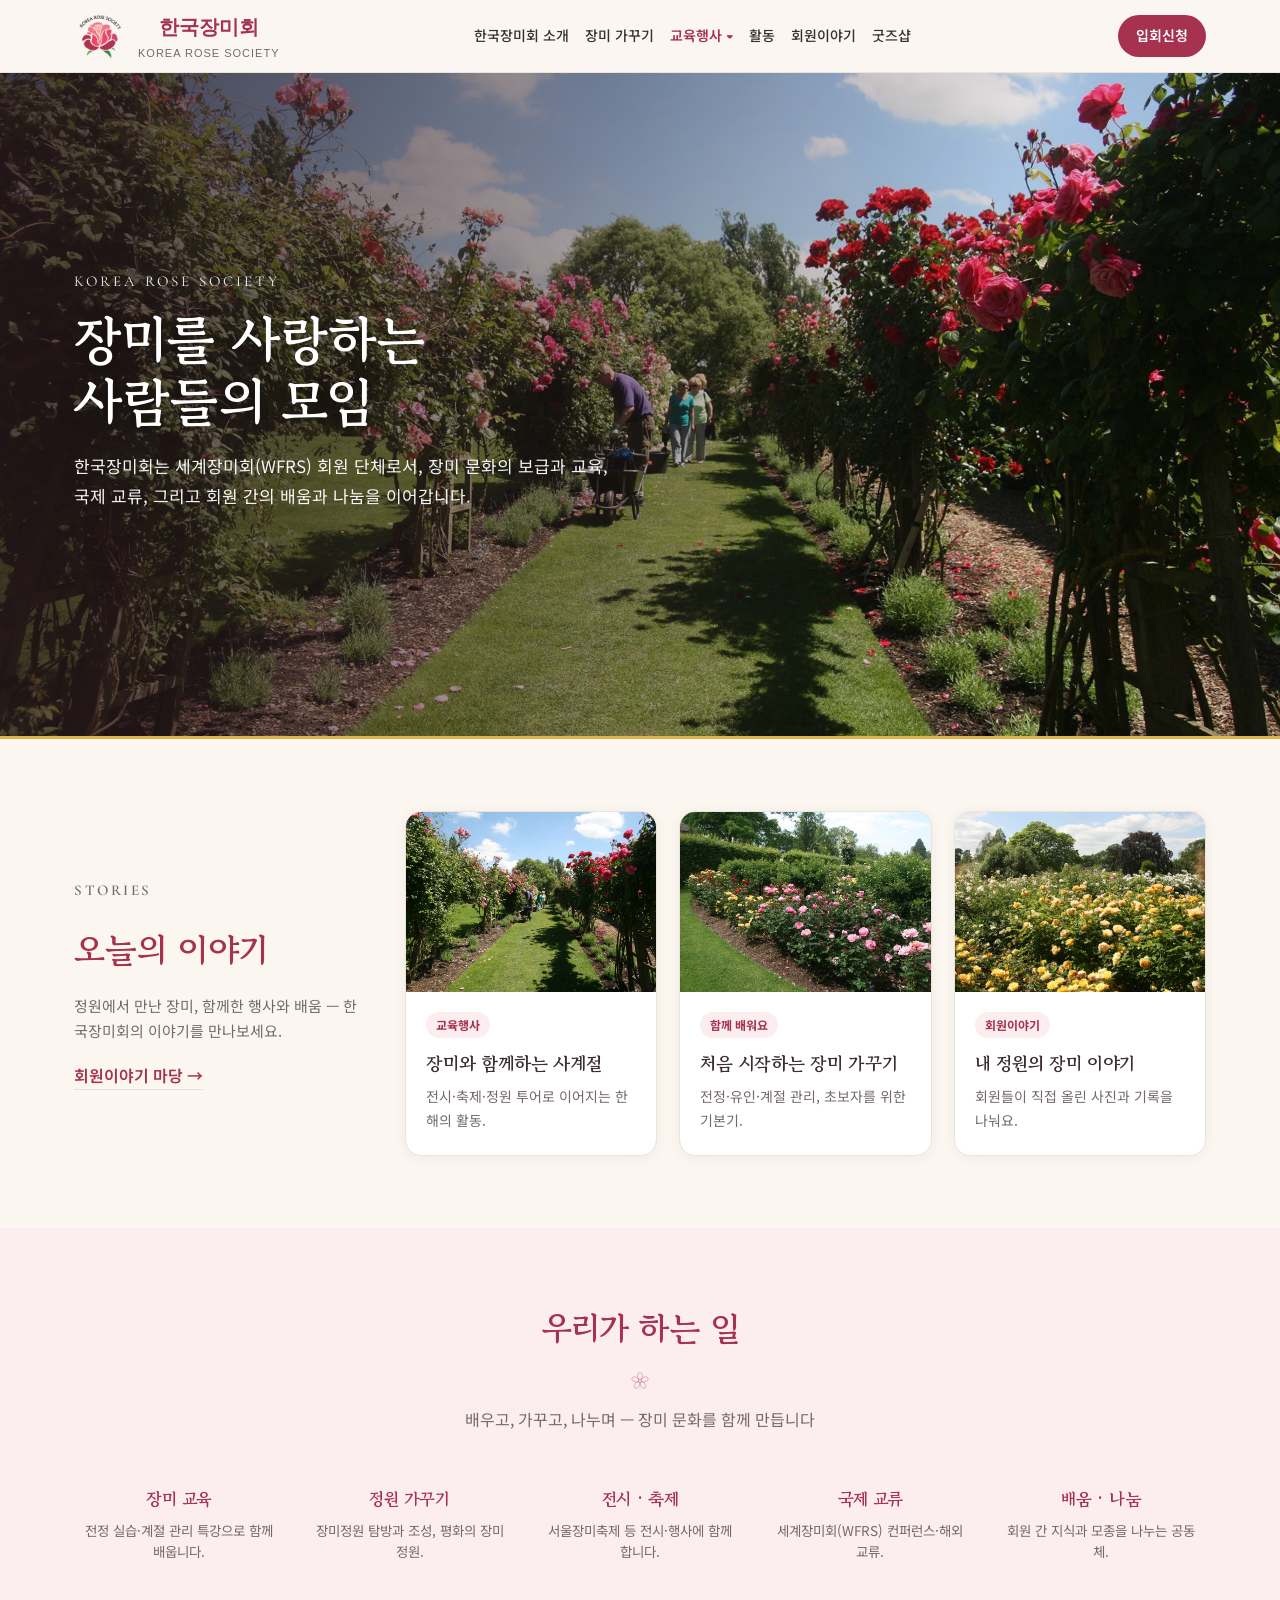
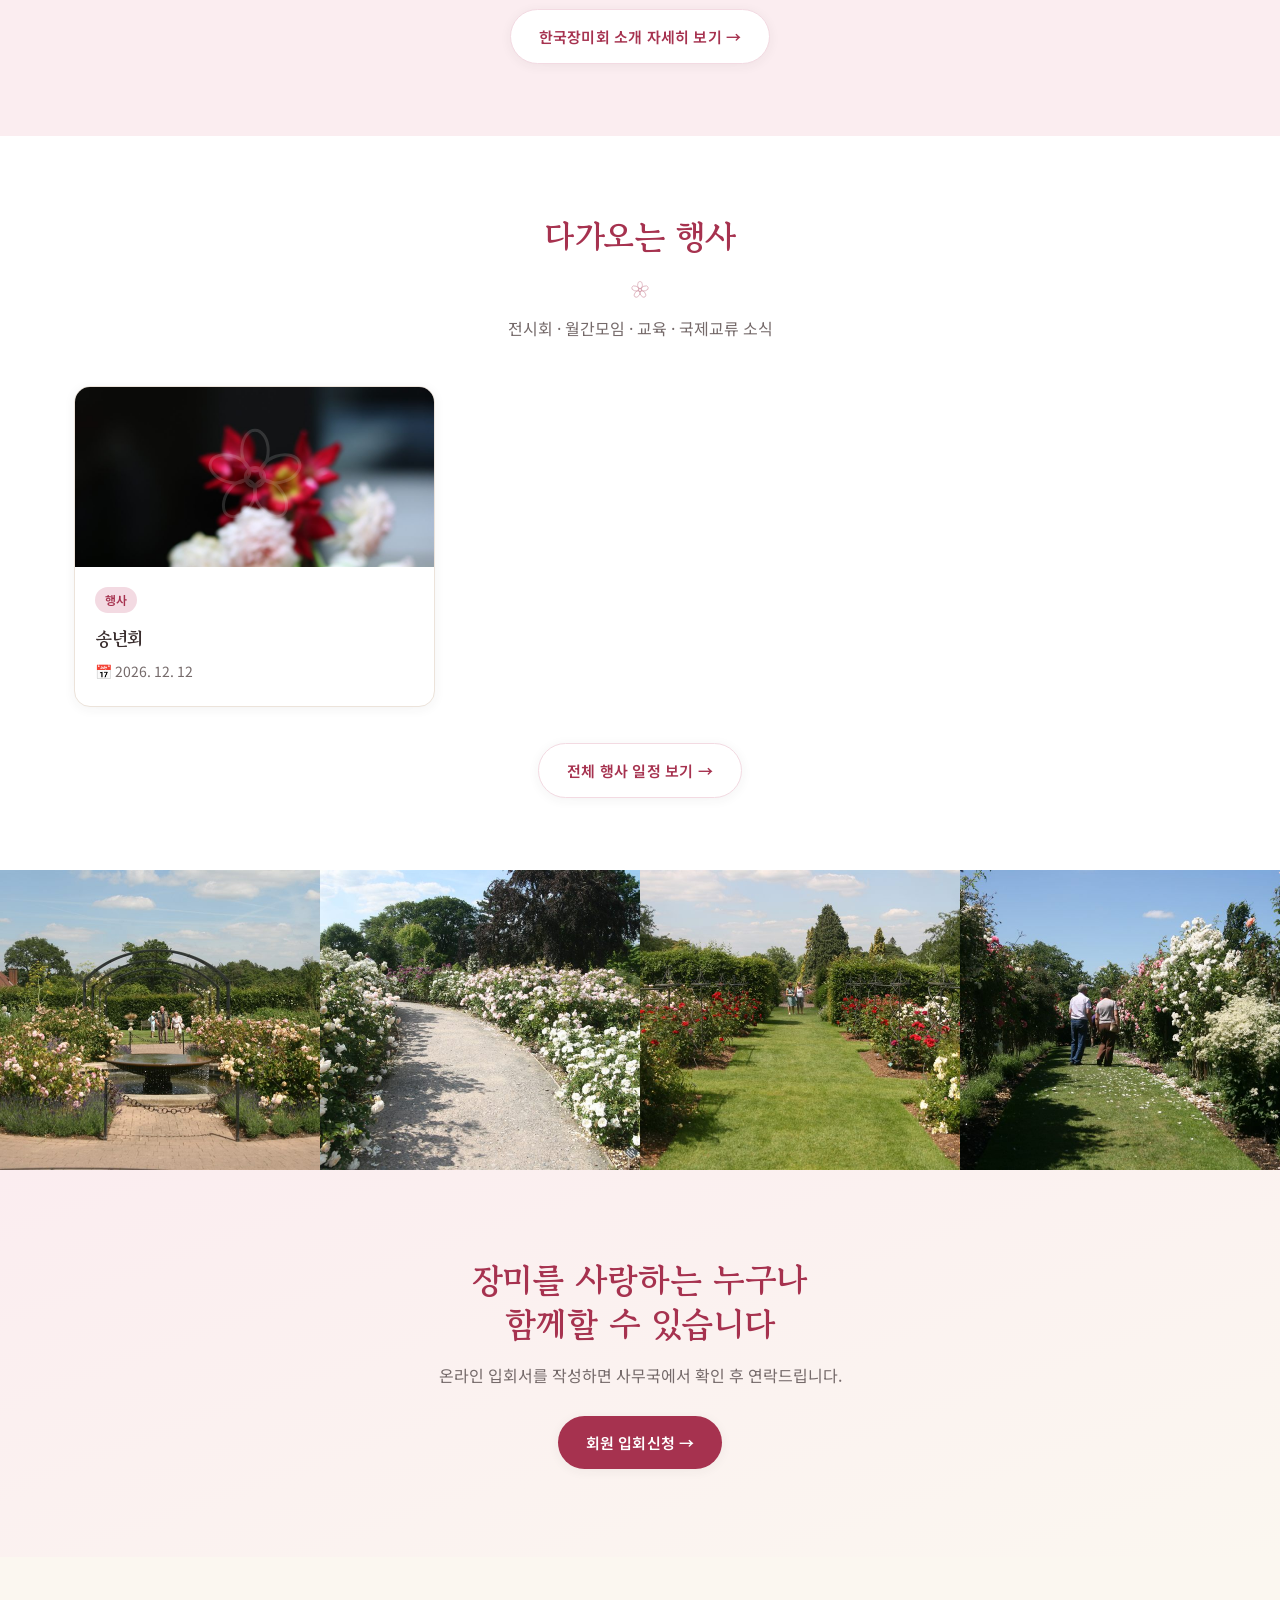
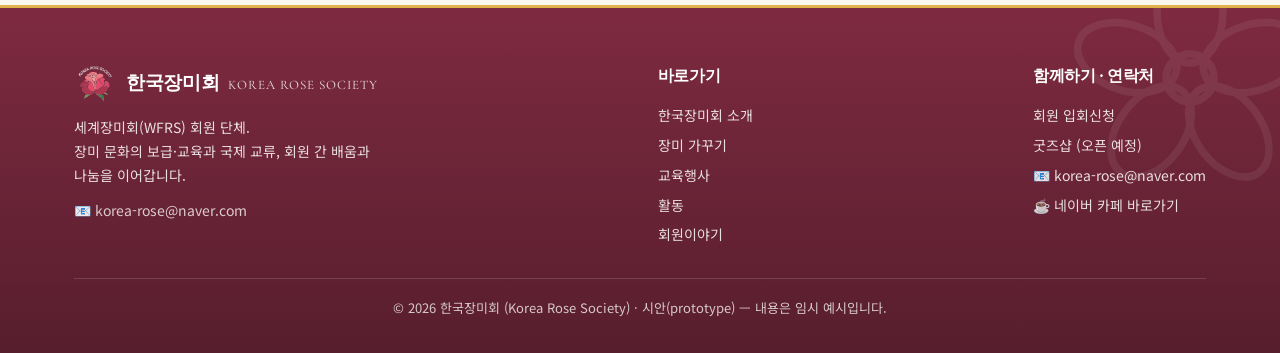
<file: index.html>
<!DOCTYPE html>
<html lang="ko">
<head>
  <meta charset="UTF-8">
  <meta name="viewport" content="width=device-width, initial-scale=1.0">
  <title>한국장미회 | Korea Rose Society</title>
  <meta name="description" content="한국장미회(Korea Rose Society)는 세계장미회(WFRS) 회원 단체로, 장미 문화의 보급·교육, 정원 투어, 국제 교류와 회원 간 나눔을 이어갑니다.">
  <link rel="stylesheet" href="css/style.css">
</head>
<body>

  <div id="site-header"></div>

  <main>
  <!-- ===== 풀 너비 히어로 ===== -->
  <section class="hero-full">
    <div class="hero-overlay"></div>
    <div class="container hero-content">
      <p class="hero-eyebrow">KOREA ROSE SOCIETY</p>
      <h1 class="hero-title">장미를 사랑하는<br>사람들의 모임</h1>
      <p class="hero-lead">한국장미회는 세계장미회(WFRS) 회원 단체로서, 장미 문화의 보급과 교육,
         국제 교류, 그리고 회원 간의 배움과 나눔을 이어갑니다.</p>
    </div>
  </section>

  <!-- ===== 오늘의 이야기 (좌 라벨 + 사진 카드 3장) ===== -->
  <section class="section story-band">
    <div class="container story-grid">
      <div class="story-intro">
        <p class="kicker">STORIES</p>
        <h2>오늘의 이야기</h2>
        <p>정원에서 만난 장미, 함께한 행사와 배움 — 한국장미회의 이야기를 만나보세요.</p>
        <a href="stories.html" class="text-link">회원이야기 마당 →</a>
      </div>
      <div class="story-cards">
        <a class="photo-card" href="events.html">
          <div class="photo-card-img" style="background-image:url('images/garden/feature-1.jpg')"></div>
          <div class="photo-card-body">
            <span class="tag">교육행사</span>
            <h3>장미와 함께하는 사계절</h3>
            <p>전시·축제·정원 투어로 이어지는 한 해의 활동.</p>
          </div>
        </a>
        <a class="photo-card" href="guide.html">
          <div class="photo-card-img" style="background-image:url('images/garden/feature-2.jpg')"></div>
          <div class="photo-card-body">
            <span class="tag">함께 배워요</span>
            <h3>처음 시작하는 장미 가꾸기</h3>
            <p>전정·유인·계절 관리, 초보자를 위한 기본기.</p>
          </div>
        </a>
        <a class="photo-card" href="stories.html">
          <div class="photo-card-img" style="background-image:url('images/garden/feature-3.jpg')"></div>
          <div class="photo-card-body">
            <span class="tag">회원이야기</span>
            <h3>내 정원의 장미 이야기</h3>
            <p>회원들이 직접 올린 사진과 기록을 나눠요.</p>
          </div>
        </a>
      </div>
    </div>
  </section>

  <!-- ===== 우리가 하는 일 (라인아트 아이콘 5칼럼) ===== -->
  <section class="section work-section">
    <div class="container">
      <h2 class="section-title">우리가 하는 일</h2>
      <p class="section-sub">배우고, 가꾸고, 나누며 — 장미 문화를 함께 만듭니다</p>
      <div class="work-icons">
        <div class="work-item">
          <h3>장미 교육</h3>
          <p>전정 실습·계절 관리 특강으로 함께 배웁니다.</p>
        </div>
        <div class="work-item">
          <h3>정원 가꾸기</h3>
          <p>장미정원 탐방과 조성, 평화의 장미정원.</p>
        </div>
        <div class="work-item">
          <h3>전시 · 축제</h3>
          <p>서울장미축제 등 전시·행사에 함께합니다.</p>
        </div>
        <div class="work-item">
          <h3>국제 교류</h3>
          <p>세계장미회(WFRS) 컨퍼런스·해외 교류.</p>
        </div>
        <div class="work-item">
          <h3>배움 · 나눔</h3>
          <p>회원 간 지식과 모종을 나누는 공동체.</p>
        </div>
      </div>
      <div style="text-align:center; margin-top:38px;">
        <a href="about.html" class="btn btn-rose-outline">한국장미회 소개 자세히 보기 →</a>
      </div>
    </div>
  </section>

  <!-- ===== 다가오는 행사 (동적 카드) ===== -->
  <section class="section section-alt">
    <div class="container">
      <h2 class="section-title">다가오는 행사</h2>
      <p class="section-sub">전시회 · 월간모임 · 교육 · 국제교류 소식</p>
      <div class="event-grid" id="event-preview"></div>
      <div style="text-align:center; margin-top:36px;">
        <a href="events.html" class="btn btn-rose-outline">전체 행사 일정 보기 →</a>
      </div>
    </div>
  </section>

  <!-- ===== 풀 너비 사진 밴드 ===== -->
  <section class="photo-band" aria-label="한국장미회 장미정원 사진">
    <div class="photo-band-item" style="background-image:url('images/garden/band-1.jpg')"></div>
    <div class="photo-band-item" style="background-image:url('images/garden/band-2.jpg')"></div>
    <div class="photo-band-item" style="background-image:url('images/garden/band-3.jpg')"></div>
    <div class="photo-band-item" style="background-image:url('images/garden/band-4.jpg')"></div>
  </section>

  <!-- ===== 하단 CTA (가운데 정렬 텍스트 밴드) ===== -->
  <section class="cta-band">
    <div class="container">
      <h2>장미를 사랑하는 누구나<br>함께할 수 있습니다</h2>
      <p>온라인 입회서를 작성하면 사무국에서 확인 후 연락드립니다.</p>
      <a href="join.html" class="btn btn-rose">회원 입회신청 →</a>
    </div>
  </section>

  </main>

  <div id="site-footer"></div>

  <!-- 공통 스크립트 -->
  <script src="js/config.js"></script>
  <script src="js/layout.js"></script>
  <script type="module" src="js/auth.js"></script>
  <!-- 페이지 스크립트 -->
  <script src="js/events.js"></script>
  <script>loadEvents("event-preview", 3);</script>
</body>
</html>
</file>
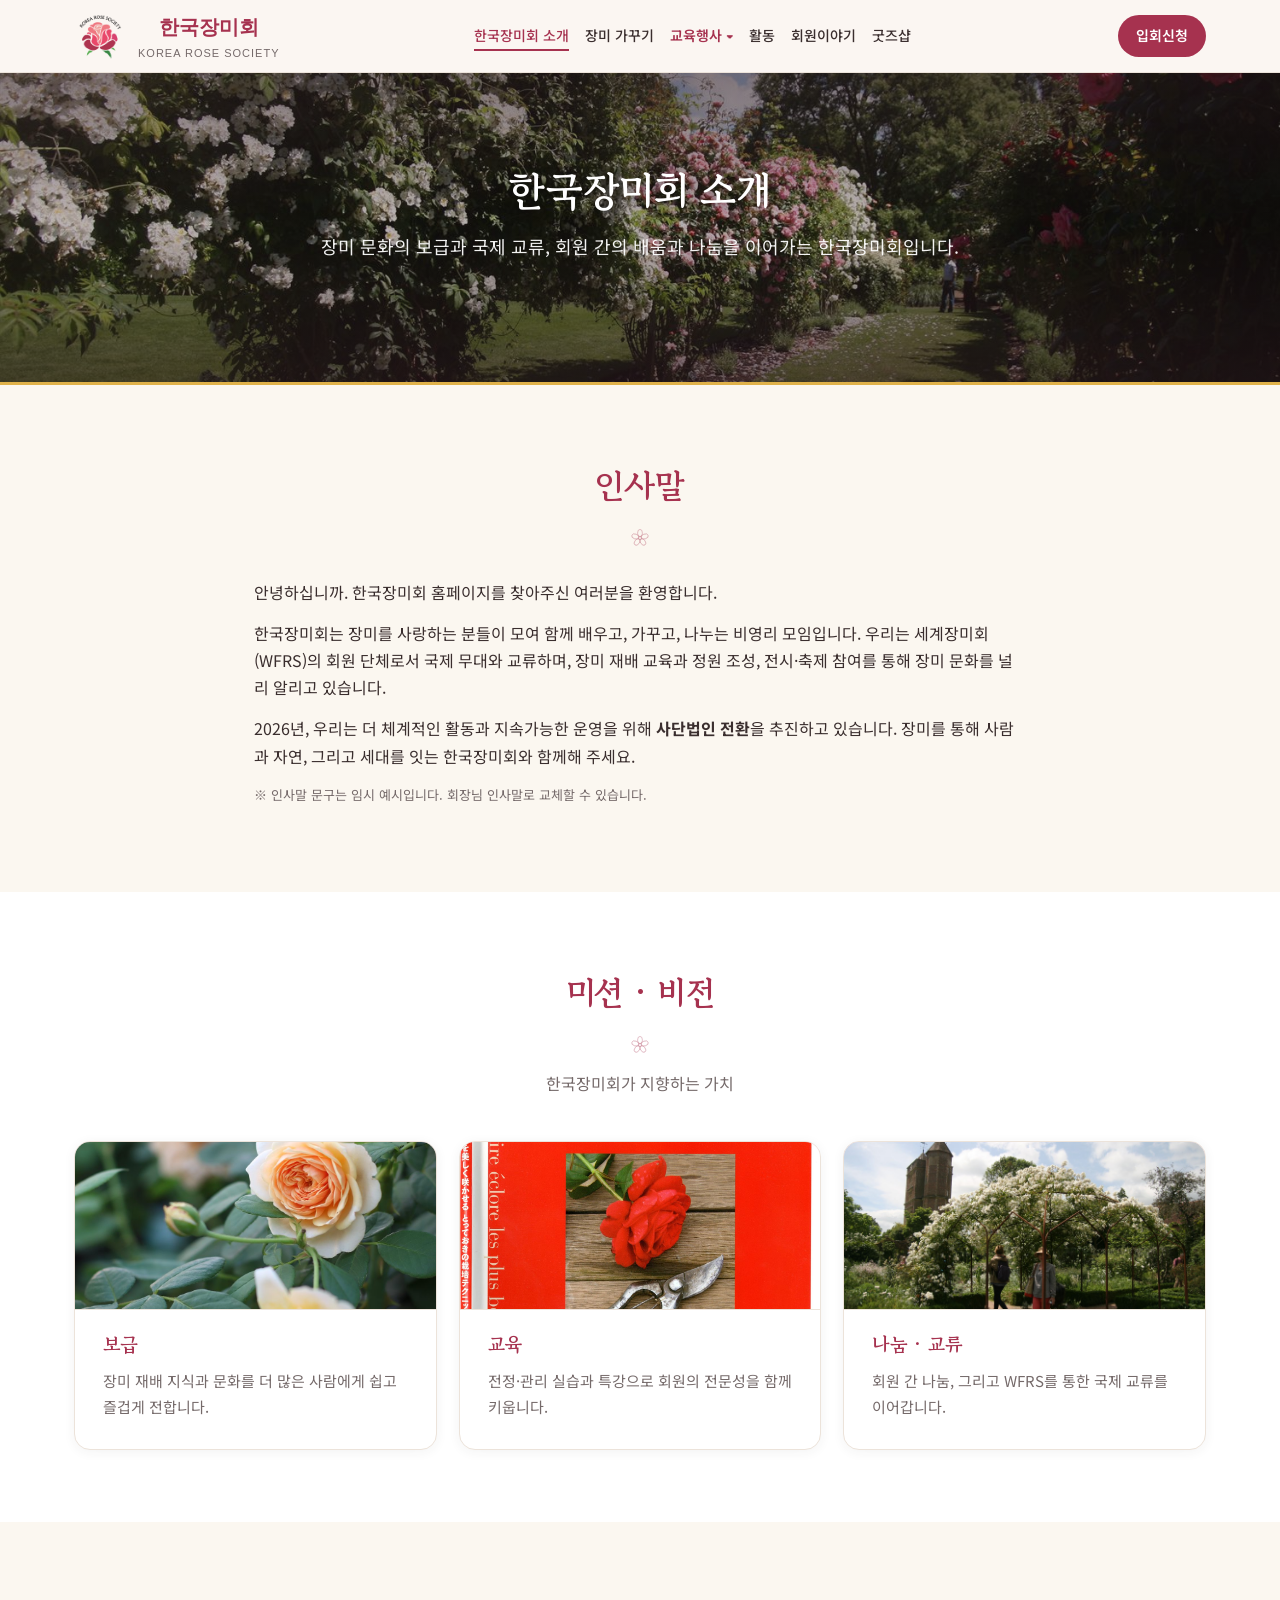
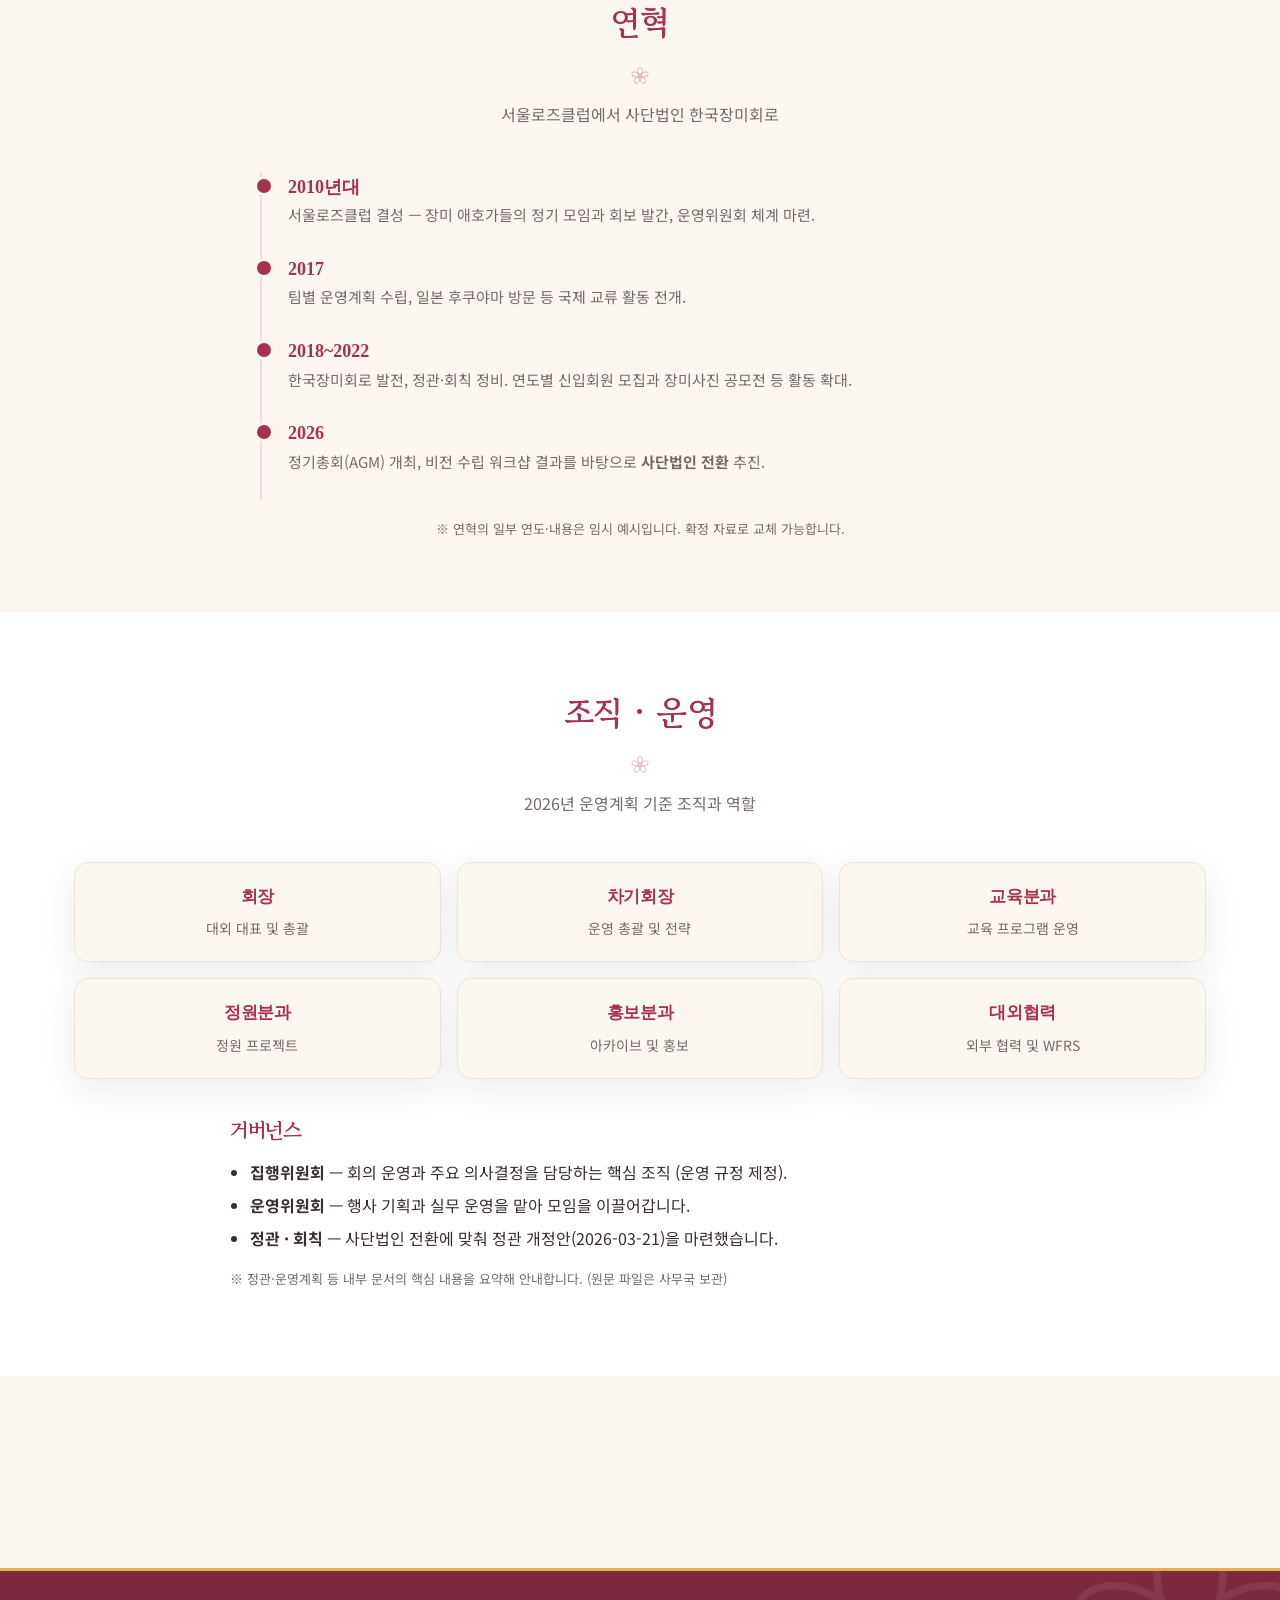
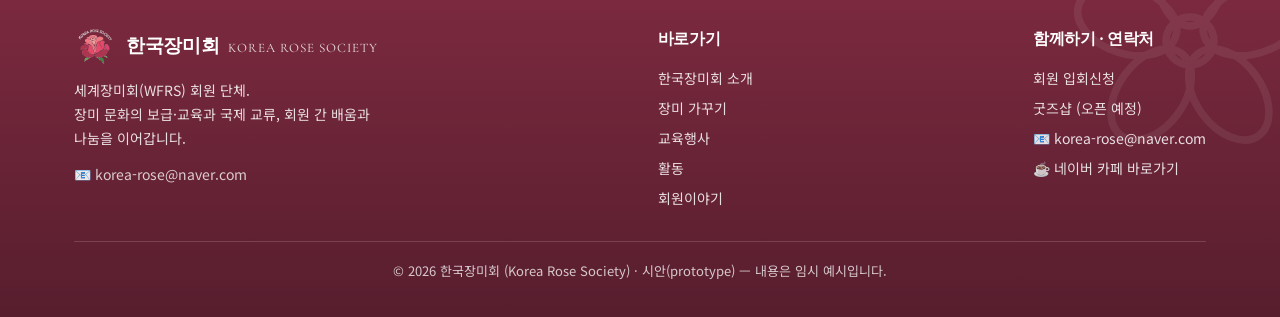
<file: about.html>
<!DOCTYPE html>
<html lang="ko">
<head>
  <meta charset="UTF-8">
  <meta name="viewport" content="width=device-width, initial-scale=1.0">
  <title>한국장미회 소개 | 한국장미회</title>
  <meta name="description" content="한국장미회 소개 — 세계장미회(WFRS) 회원 단체로서의 설립 취지와 연혁, 조직, 주요 활동을 안내합니다.">
  <link rel="stylesheet" href="css/style.css">
</head>
<body>

  <div id="site-header"></div>

  <main>

  <section class="hero page-hero photo-hero">
    <img class="hero-bg" src="images/garden/r32.jpg" alt="">
    <div class="container">
      <h1>한국장미회 소개</h1>
      <p>장미 문화의 보급과 국제 교류, 회원 간의 배움과 나눔을 이어가는 한국장미회입니다.</p>
    </div>
  </section>

  <!-- 인사말 -->
  <section class="section">
    <div class="container prose">
      <h2 class="section-title">인사말</h2>
      <p>안녕하십니까. 한국장미회 홈페이지를 찾아주신 여러분을 환영합니다.</p>
      <p>한국장미회는 장미를 사랑하는 분들이 모여 함께 배우고, 가꾸고, 나누는 비영리 모임입니다.
         우리는 세계장미회(WFRS)의 회원 단체로서 국제 무대와 교류하며, 장미 재배 교육과 정원 조성,
         전시·축제 참여를 통해 장미 문화를 널리 알리고 있습니다.</p>
      <p>2026년, 우리는 더 체계적인 활동과 지속가능한 운영을 위해 <b>사단법인 전환</b>을 추진하고 있습니다.
         장미를 통해 사람과 자연, 그리고 세대를 잇는 한국장미회와 함께해 주세요.</p>
      <p class="form-note">※ 인사말 문구는 임시 예시입니다. 회장님 인사말로 교체할 수 있습니다.</p>
    </div>
  </section>

  <!-- 미션 / 비전 -->
  <section class="section section-alt">
    <div class="container">
      <h2 class="section-title">미션 · 비전</h2>
      <p class="section-sub">한국장미회가 지향하는 가치</p>
      <div class="cards">
        <div class="card"><div class="card-img" style="background-image:url('images/garden/r120.jpg')"></div><h3>보급</h3><p>장미 재배 지식과 문화를 더 많은 사람에게 쉽고 즐겁게 전합니다.</p></div>
        <div class="card"><div class="card-img" style="background-image:url('images/garden/r103.jpg')"></div><h3>교육</h3><p>전정·관리 실습과 특강으로 회원의 전문성을 함께 키웁니다.</p></div>
        <div class="card"><div class="card-img" style="background-image:url('images/garden/r50.jpg')"></div><h3>나눔 · 교류</h3><p>회원 간 나눔, 그리고 WFRS를 통한 국제 교류를 이어갑니다.</p></div>
      </div>
    </div>
  </section>

  <!-- 연혁 -->
  <section class="section">
    <div class="container">
      <h2 class="section-title">연혁</h2>
      <p class="section-sub">서울로즈클럽에서 사단법인 한국장미회로</p>
      <div class="timeline">
        <div class="tl-item"><div class="tl-year">2010년대</div><div class="tl-text">서울로즈클럽 결성 — 장미 애호가들의 정기 모임과 회보 발간, 운영위원회 체계 마련.</div></div>
        <div class="tl-item"><div class="tl-year">2017</div><div class="tl-text">팀별 운영계획 수립, 일본 후쿠야마 방문 등 국제 교류 활동 전개.</div></div>
        <div class="tl-item"><div class="tl-year">2018~2022</div><div class="tl-text">한국장미회로 발전, 정관·회칙 정비. 연도별 신입회원 모집과 장미사진 공모전 등 활동 확대.</div></div>
        <div class="tl-item"><div class="tl-year">2026</div><div class="tl-text">정기총회(AGM) 개최, 비전 수립 워크샵 결과를 바탕으로 <b>사단법인 전환</b> 추진.</div></div>
      </div>
      <p class="form-note" style="text-align:center;margin-top:18px;">※ 연혁의 일부 연도·내용은 임시 예시입니다. 확정 자료로 교체 가능합니다.</p>
    </div>
  </section>

  <!-- 조직 -->
  <section class="section section-alt">
    <div class="container">
      <h2 class="section-title">조직 · 운영</h2>
      <p class="section-sub">2026년 운영계획 기준 조직과 역할</p>
      <div class="org-grid">
        <div class="org-box"><h4>회장</h4><p>대외 대표 및 총괄</p></div>
        <div class="org-box"><h4>차기회장</h4><p>운영 총괄 및 전략</p></div>
        <div class="org-box"><h4>교육분과</h4><p>교육 프로그램 운영</p></div>
        <div class="org-box"><h4>정원분과</h4><p>정원 프로젝트</p></div>
        <div class="org-box"><h4>홍보분과</h4><p>아카이브 및 홍보</p></div>
        <div class="org-box"><h4>대외협력</h4><p>외부 협력 및 WFRS</p></div>
      </div>
      <div class="prose" style="margin-top:34px;">
        <h3>거버넌스</h3>
        <ul>
          <li><b>집행위원회</b> — 회의 운영과 주요 의사결정을 담당하는 핵심 조직 (운영 규정 제정).</li>
          <li><b>운영위원회</b> — 행사 기획과 실무 운영을 맡아 모임을 이끌어갑니다.</li>
          <li><b>정관 · 회칙</b> — 사단법인 전환에 맞춰 정관 개정안(2026-03-21)을 마련했습니다.</li>
        </ul>
        <p class="form-note">※ 정관·운영계획 등 내부 문서의 핵심 내용을 요약해 안내합니다. (원문 파일은 사무국 보관)</p>
      </div>
    </div>
  </section>

  <!-- 한국장미회 소식 · 공지 (날짜별 업데이트) -->
  <section class="section">
    <div class="container">
      <div class="content-board" data-section="about" data-label="한국장미회 소식 · 공지" data-layout="list"></div>
    </div>
  </section>

  </main>

  <div id="site-footer"></div>

  <script src="js/config.js"></script>
  <script src="js/layout.js"></script>
  <script type="module" src="js/auth.js"></script>
  <script type="module" src="js/content.js"></script>
</body>
</html>
</file>
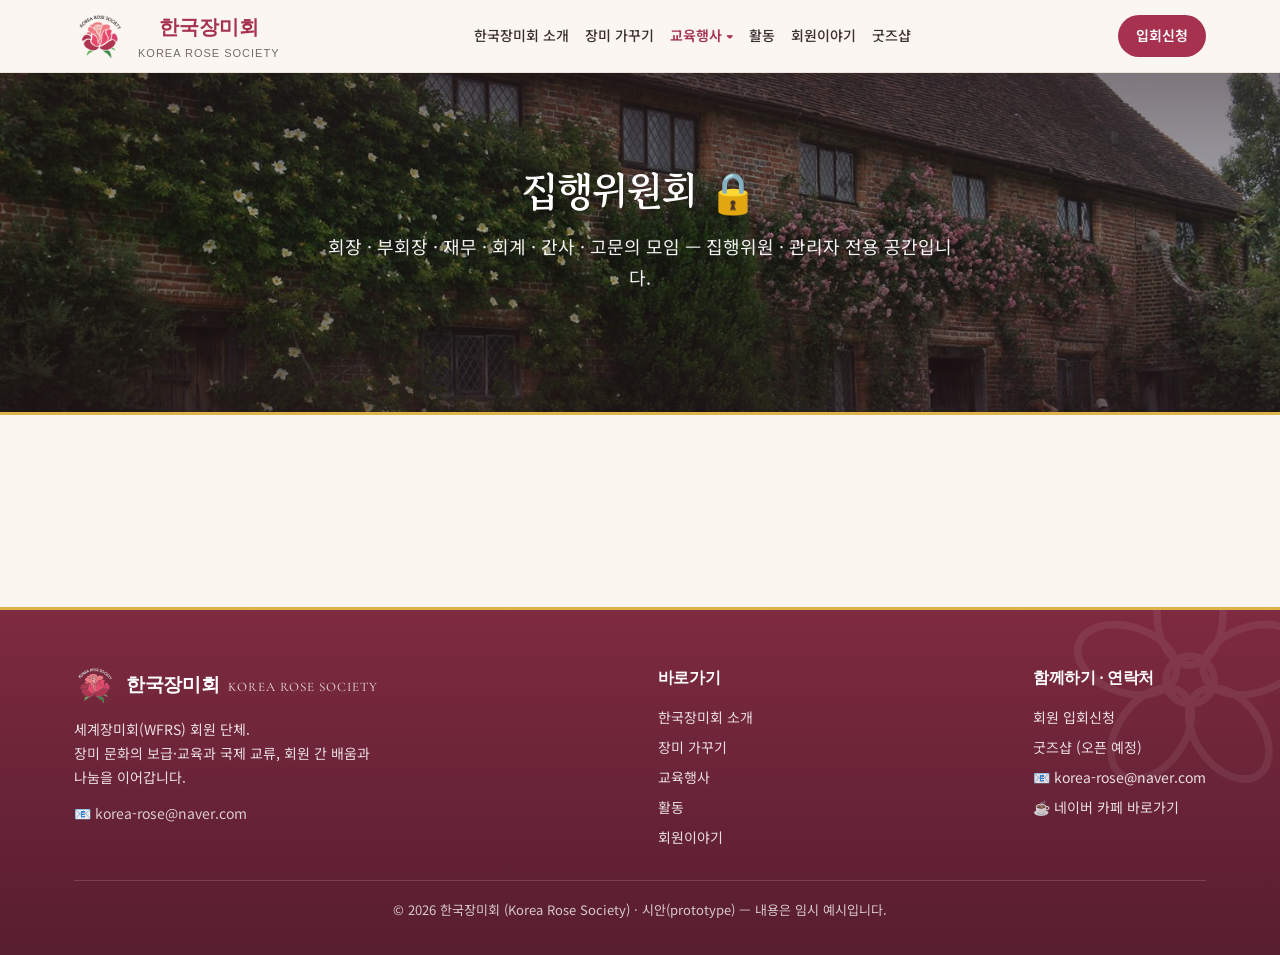
<file: committee-executive.html>
<!DOCTYPE html>
<html lang="ko">
<head>
  <meta charset="UTF-8">
  <meta name="viewport" content="width=device-width, initial-scale=1.0">
  <title>집행위원회 | 한국장미회</title>
  <meta name="description" content="한국장미회 집행위원회 (운영진 전용)">
  <meta name="robots" content="noindex, nofollow">
  <link rel="stylesheet" href="css/style.css">
</head>
<body>

  <div id="site-header"></div>

  <main>

  <section class="hero page-hero photo-hero">
    <img class="hero-bg" src="images/garden/r53.jpg" alt="">
    <div class="container">
      <h1>집행위원회 🔒</h1>
      <p>회장 · 부회장 · 재무 · 회계 · 간사 · 고문의 모임 — 집행위원 · 관리자 전용 공간입니다.</p>
    </div>
  </section>

  <section class="section">
    <div class="container">

      <div id="committee-gate"></div>

      <div id="committee-app" data-committee="executive" style="display:none;">

        <h2 class="section-title" style="text-align:left;">집행부 구성</h2>
        <div class="roster">
          <div class="org-box"><div class="role">👑</div><h4>회장</h4><p>대외 대표·총괄</p></div>
          <div class="org-box"><div class="role">🎖️</div><h4>부회장</h4><p>회장 보좌</p></div>
          <div class="org-box"><div class="role">💰</div><h4>재무</h4><p>예산·재정</p></div>
          <div class="org-box"><div class="role">🧾</div><h4>회계</h4><p>회계·정산</p></div>
          <div class="org-box"><div class="role">🖊️</div><h4>간사</h4><p>실무·서무</p></div>
          <div class="org-box"><div class="role">🎓</div><h4>고문</h4><p>자문</p></div>
        </div>

        <div class="board-head" style="margin-top:28px;">
          <div>
            <h2>집행위원회 게시판</h2>
            <p>주요 의사결정, 예산, 대외 안건 등을 논의합니다.</p>
          </div>
          <button id="committee-new-btn" class="btn btn-primary" style="background:var(--rose-deep);color:#fff;border:none;cursor:pointer;">+ 글 작성</button>
        </div>

        <form id="committee-form" class="form-wrap" style="display:none;">
          <div class="field"><label>제목 *</label><input type="text" name="title" required placeholder="예) 2026 예산 집행 안건"></div>
          <div class="field"><label>내용 *</label><textarea name="content" required placeholder="안건·논의 내용을 작성하세요."></textarea></div>
          <div class="field">
            <label>문서 · 이미지 첨부 (여러 개 가능)</label>
            <input type="file" name="files" multiple accept="image/*,.pdf,.doc,.docx,.xls,.xlsx,.ppt,.pptx,.hwp,.hwpx,.txt,.zip">
            <p class="form-note">이미지는 미리보기로, 문서는 다운로드 링크로 공유됩니다. 위원회 권한이 있는 회원만 열람할 수 있습니다. (개당 15MB 이하)</p>
          </div>
          <div style="display:flex;gap:12px;">
            <button type="submit" class="btn btn-primary" style="background:var(--rose-deep);color:#fff;border:none;cursor:pointer;flex:1;">등록</button>
            <button type="button" class="cancel-btn">취소</button>
          </div>
        </form>

        <div id="committee-status" style="margin:14px 0;"></div>
        <div class="post-list" id="committee-posts"></div>
      </div>

    </div>
  </section>

  </main>

  <div id="site-footer"></div>

  <script src="js/config.js"></script>
  <script src="js/layout.js"></script>
  <script type="module" src="js/auth.js"></script>
  <script type="module" src="js/committee.js"></script>
</body>
</html>
</file>
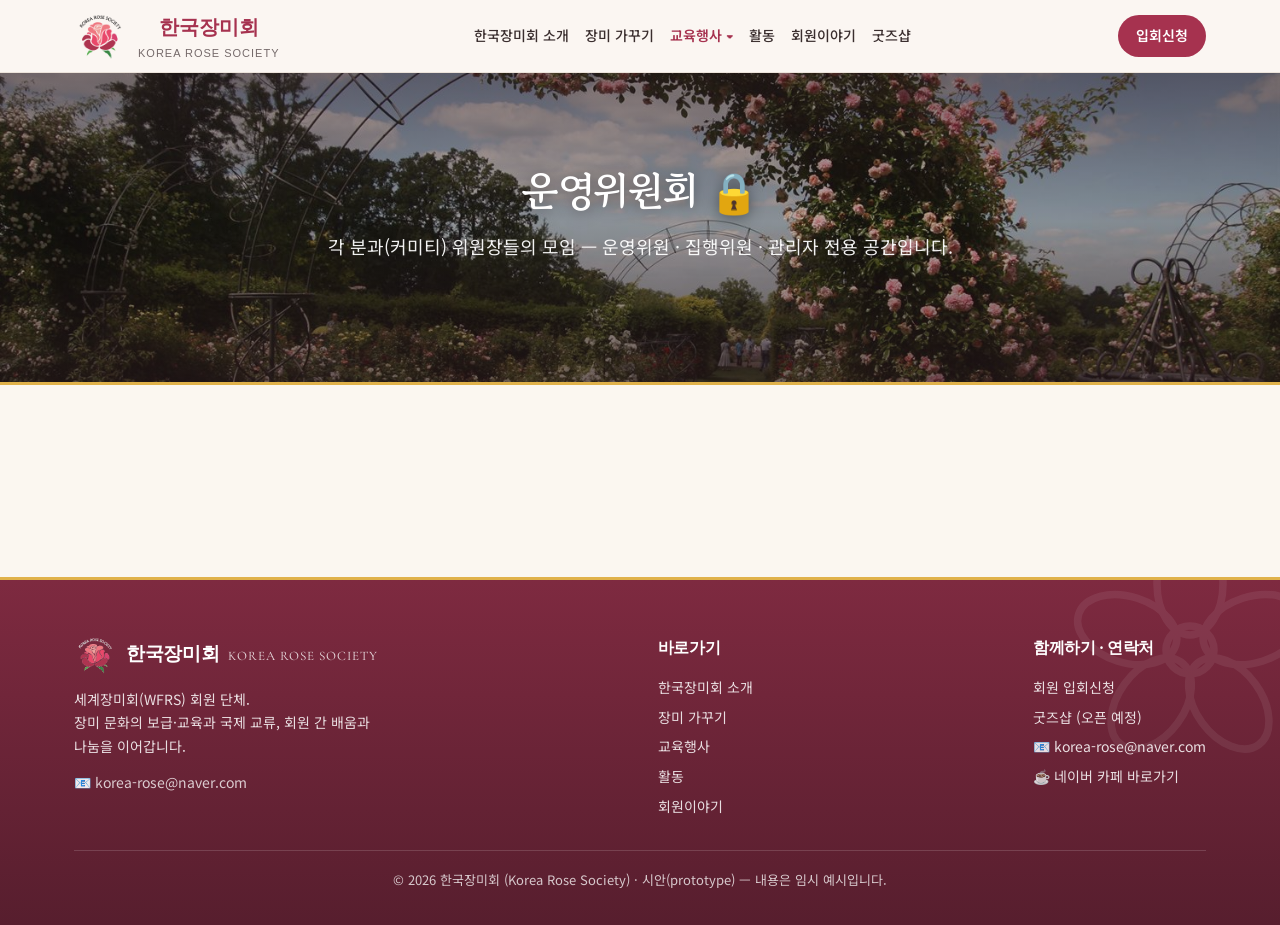
<file: committee-operating.html>
<!DOCTYPE html>
<html lang="ko">
<head>
  <meta charset="UTF-8">
  <meta name="viewport" content="width=device-width, initial-scale=1.0">
  <title>운영위원회 | 한국장미회</title>
  <meta name="description" content="한국장미회 운영위원회 (운영진 전용)">
  <meta name="robots" content="noindex, nofollow">
  <link rel="stylesheet" href="css/style.css">
</head>
<body>

  <div id="site-header"></div>

  <main>

  <section class="hero page-hero photo-hero">
    <img class="hero-bg" src="images/garden/r37.jpg" alt="">
    <div class="container">
      <h1>운영위원회 🔒</h1>
      <p>각 분과(커미티) 위원장들의 모임 — 운영위원 · 집행위원 · 관리자 전용 공간입니다.</p>
    </div>
  </section>

  <section class="section">
    <div class="container">

      <div id="committee-gate"></div>

      <div id="committee-app" data-committee="operating" style="display:none;">

        <h2 class="section-title" style="text-align:left;">분과 위원장</h2>
        <div class="roster">
          <div class="org-box"><div class="role">📚</div><h4>교육분과 위원장</h4><p>교육 프로그램</p></div>
          <div class="org-box"><div class="role">🌿</div><h4>정원분과 위원장</h4><p>정원 프로젝트</p></div>
          <div class="org-box"><div class="role">📣</div><h4>홍보분과 위원장</h4><p>홍보·아카이브</p></div>
          <div class="org-box"><div class="role">🌍</div><h4>대외협력 위원장</h4><p>외부협력·WFRS</p></div>
        </div>

        <div class="board-head" style="margin-top:28px;">
          <div>
            <h2>운영위원회 게시판</h2>
            <p>회의 안건, 운영 논의, 공지 등을 공유합니다.</p>
          </div>
          <button id="committee-new-btn" class="btn btn-primary" style="background:var(--rose-deep);color:#fff;border:none;cursor:pointer;">+ 글 작성</button>
        </div>

        <form id="committee-form" class="form-wrap" style="display:none;">
          <div class="field"><label>제목 *</label><input type="text" name="title" required placeholder="예) 6월 운영위 회의 안건"></div>
          <div class="field"><label>내용 *</label><textarea name="content" required placeholder="안건·논의 내용을 작성하세요."></textarea></div>
          <div class="field">
            <label>문서 · 이미지 첨부 (여러 개 가능)</label>
            <input type="file" name="files" multiple accept="image/*,.pdf,.doc,.docx,.xls,.xlsx,.ppt,.pptx,.hwp,.hwpx,.txt,.zip">
            <p class="form-note">이미지는 미리보기로, 문서는 다운로드 링크로 공유됩니다. 위원회 권한이 있는 회원만 열람할 수 있습니다. (개당 15MB 이하)</p>
          </div>
          <div style="display:flex;gap:12px;">
            <button type="submit" class="btn btn-primary" style="background:var(--rose-deep);color:#fff;border:none;cursor:pointer;flex:1;">등록</button>
            <button type="button" class="cancel-btn">취소</button>
          </div>
        </form>

        <div id="committee-status" style="margin:14px 0;"></div>
        <div class="post-list" id="committee-posts"></div>
      </div>

    </div>
  </section>

  </main>

  <div id="site-footer"></div>

  <script src="js/config.js"></script>
  <script src="js/layout.js"></script>
  <script type="module" src="js/auth.js"></script>
  <script type="module" src="js/committee.js"></script>
</body>
</html>
</file>
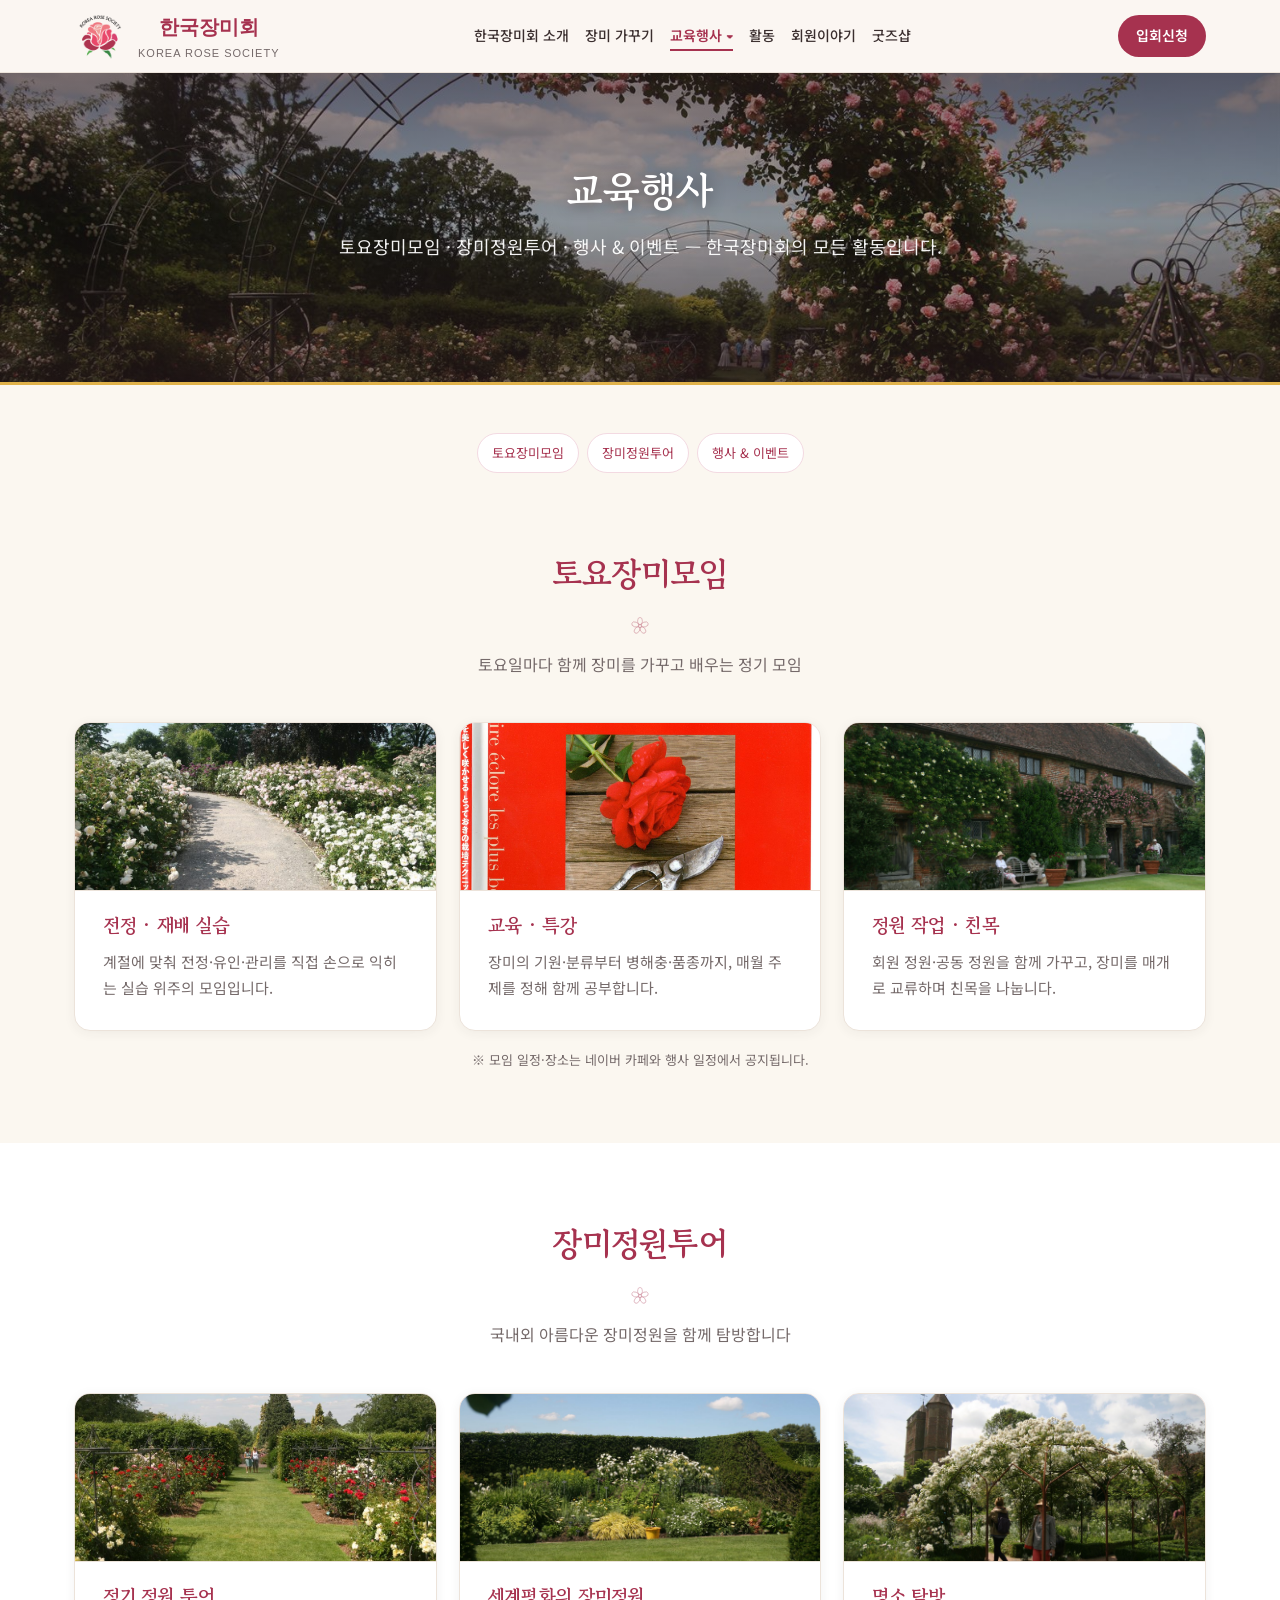
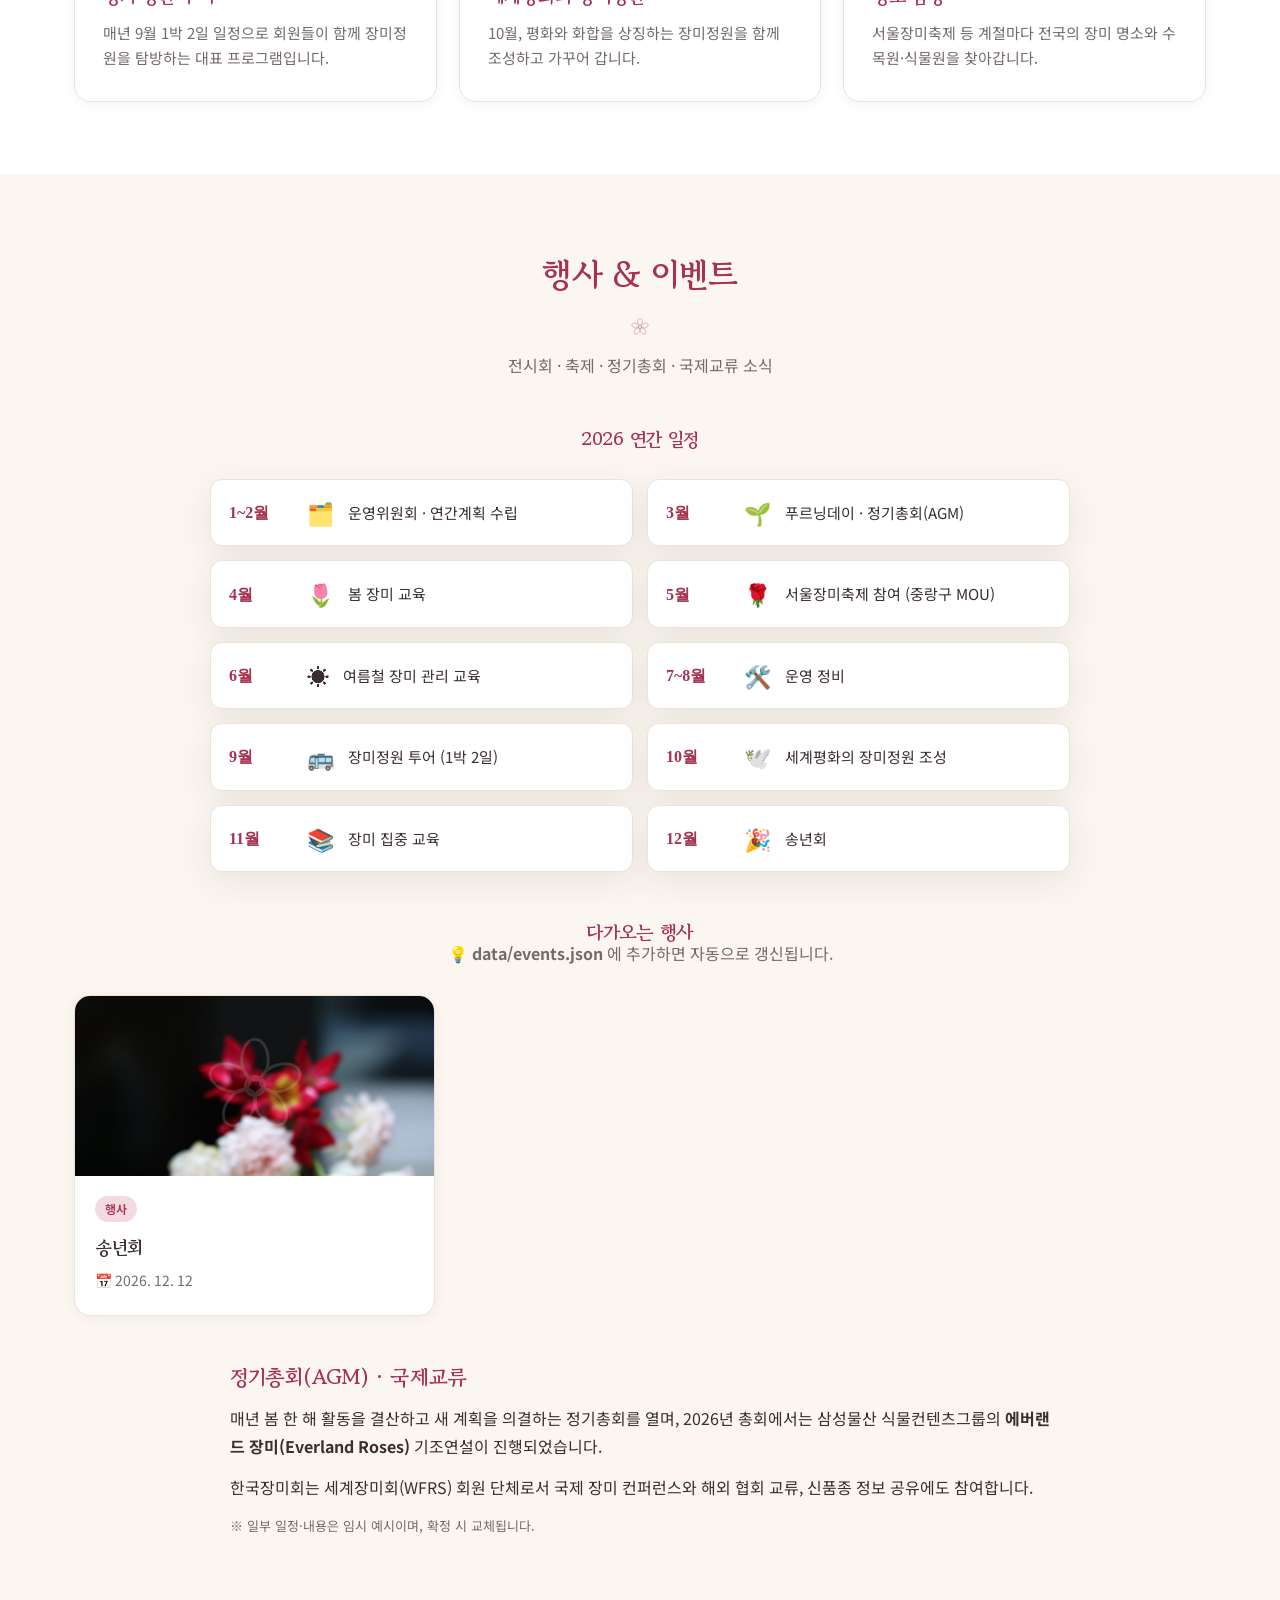
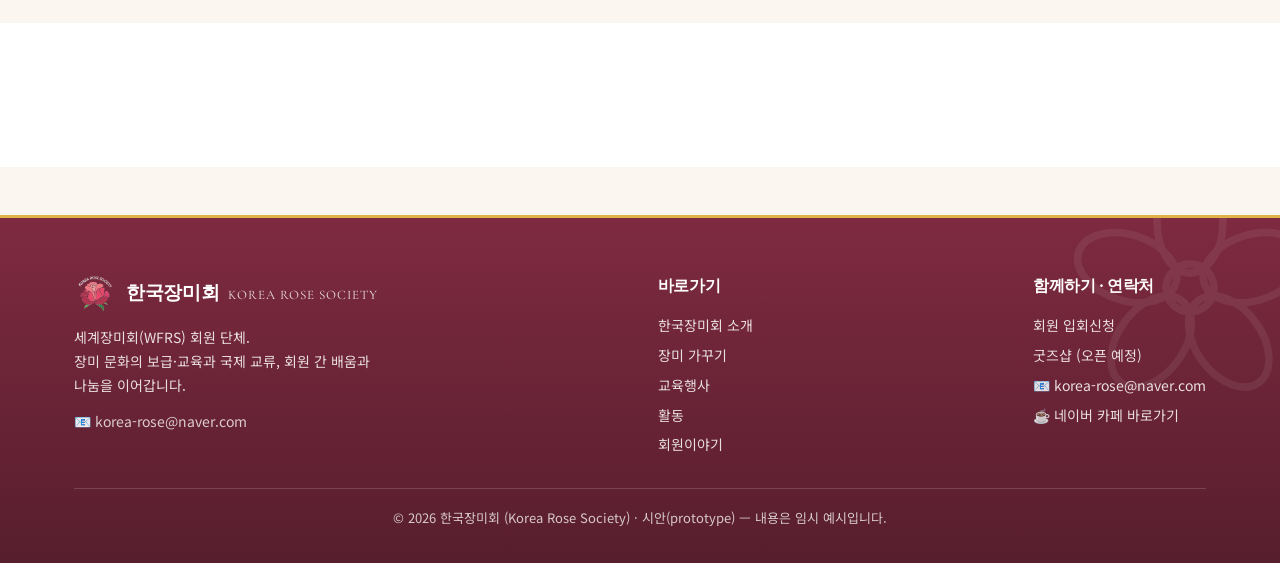
<file: events.html>
<!DOCTYPE html>
<html lang="ko">
<head>
  <meta charset="UTF-8">
  <meta name="viewport" content="width=device-width, initial-scale=1.0">
  <title>교육행사 | 한국장미회</title>
  <meta name="description" content="한국장미회 교육행사 — 토요장미모임, 장미정원투어, 전시·축제 등 다가오는 행사 일정을 확인하세요.">
  <link rel="stylesheet" href="css/style.css">
</head>
<body>

  <div id="site-header"></div>

  <main>

  <section class="hero page-hero photo-hero">
    <img class="hero-bg" src="images/garden/r36.jpg" alt="">
    <div class="container">
      <h1>교육행사</h1>
      <p>토요장미모임 · 장미정원투어 · 행사 &amp; 이벤트 — 한국장미회의 모든 활동입니다.</p>
    </div>
  </section>

  <!-- 서브 내비 -->
  <section class="section" style="padding:32px 0 0;">
    <div class="container" style="text-align:center;">
      <div class="chip-row" style="justify-content:center;">
        <a class="chip" href="#sat">토요장미모임</a>
        <a class="chip" href="#tour">장미정원투어</a>
        <a class="chip" href="#events">행사 &amp; 이벤트</a>
      </div>
    </div>
  </section>

  <!-- 1. 토요장미모임 -->
  <section class="section" id="sat">
    <div class="container">
      <h2 class="section-title">토요장미모임</h2>
      <p class="section-sub">토요일마다 함께 장미를 가꾸고 배우는 정기 모임</p>
      <div class="cards">
        <div class="card"><div class="card-img" style="background-image:url('images/garden/band-2.jpg')"></div><h3>전정 · 재배 실습</h3><p>계절에 맞춰 전정·유인·관리를 직접 손으로 익히는 실습 위주의 모임입니다.</p></div>
        <div class="card"><div class="card-img" style="background-image:url('images/garden/r103.jpg')"></div><h3>교육 · 특강</h3><p>장미의 기원·분류부터 병해충·품종까지, 매월 주제를 정해 함께 공부합니다.</p></div>
        <div class="card"><div class="card-img" style="background-image:url('images/garden/r53.jpg')"></div><h3>정원 작업 · 친목</h3><p>회원 정원·공동 정원을 함께 가꾸고, 장미를 매개로 교류하며 친목을 나눕니다.</p></div>
      </div>
      <p class="form-note" style="text-align:center;margin-top:18px;">※ 모임 일정·장소는 네이버 카페와 행사 일정에서 공지됩니다.</p>
    </div>
  </section>

  <!-- 2. 장미정원투어 -->
  <section class="section section-alt" id="tour">
    <div class="container">
      <h2 class="section-title">장미정원투어</h2>
      <p class="section-sub">국내외 아름다운 장미정원을 함께 탐방합니다</p>
      <div class="cards">
        <div class="card"><div class="card-img" style="background-image:url('images/garden/band-3.jpg')"></div><h3>정기 정원 투어</h3><p>매년 9월 1박 2일 일정으로 회원들이 함께 장미정원을 탐방하는 대표 프로그램입니다.</p></div>
        <div class="card"><div class="card-img" style="background-image:url('images/garden/r44.jpg')"></div><h3>세계평화의 장미정원</h3><p>10월, 평화와 화합을 상징하는 장미정원을 함께 조성하고 가꾸어 갑니다.</p></div>
        <div class="card"><div class="card-img" style="background-image:url('images/garden/r50.jpg')"></div><h3>명소 탐방</h3><p>서울장미축제 등 계절마다 전국의 장미 명소와 수목원·식물원을 찾아갑니다.</p></div>
      </div>
    </div>
  </section>

  <!-- 3. 행사 & 이벤트 -->
  <section class="section" id="events">
    <div class="container">
      <h2 class="section-title">행사 &amp; 이벤트</h2>
      <p class="section-sub">전시회 · 축제 · 정기총회 · 국제교류 소식</p>

      <h3 style="text-align:center;color:var(--rose-deep);margin:8px 0 24px;">2026 연간 일정</h3>
      <div class="plan-grid" id="annual-plan"></div>

      <h3 style="text-align:center;color:var(--rose-deep);margin:44px 0 8px;">다가오는 행사</h3>
      <p class="section-sub" style="margin-bottom:28px;">💡 <b>data/events.json</b> 에 추가하면 자동으로 갱신됩니다.</p>
      <div class="event-grid" id="event-all"></div>

      <div class="prose" style="margin-top:44px;">
        <h3>정기총회(AGM) · 국제교류</h3>
        <p>매년 봄 한 해 활동을 결산하고 새 계획을 의결하는 정기총회를 열며, 2026년 총회에서는
           삼성물산 식물컨텐츠그룹의 <b>에버랜드 장미(Everland Roses)</b> 기조연설이 진행되었습니다.</p>
        <p>한국장미회는 세계장미회(WFRS) 회원 단체로서 국제 장미 컨퍼런스와 해외 협회 교류,
           신품종 정보 공유에도 참여합니다.</p>
        <p class="form-note">※ 일부 일정·내용은 임시 예시이며, 확정 시 교체됩니다.</p>
      </div>
    </div>
  </section>

  <!-- 행사 소식 · 후기 (날짜별 업데이트) -->
  <section class="section section-alt">
    <div class="container">
      <div class="content-board" data-section="events" data-label="행사 소식 · 후기" data-layout="list"></div>
    </div>
  </section>

  </main>

  <div id="site-footer"></div>

  <script src="js/config.js"></script>
  <script src="js/layout.js"></script>
  <script type="module" src="js/auth.js"></script>
  <script src="js/events.js"></script>
  <script>
    loadAnnualPlan("annual-plan");
    loadEvents("event-all");
  </script>
  <script type="module" src="js/content.js"></script>
</body>
</html>
</file>
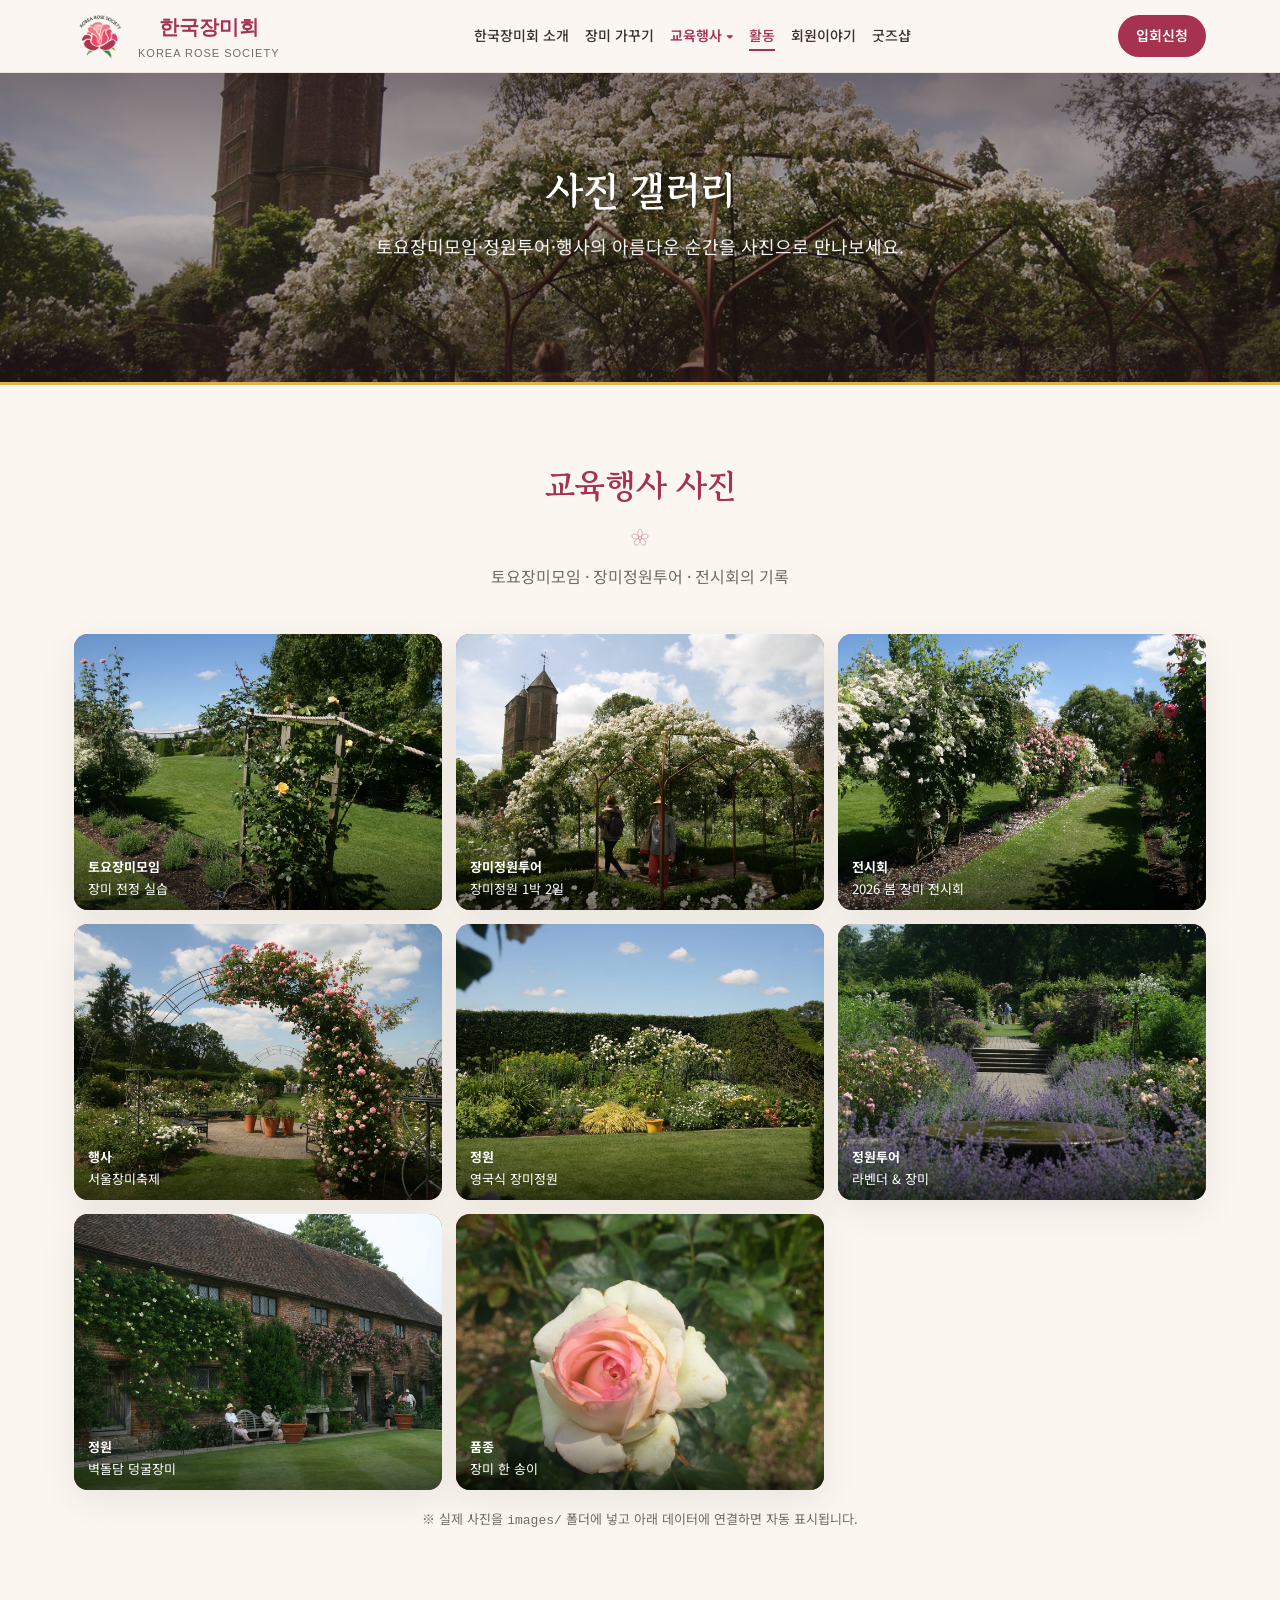
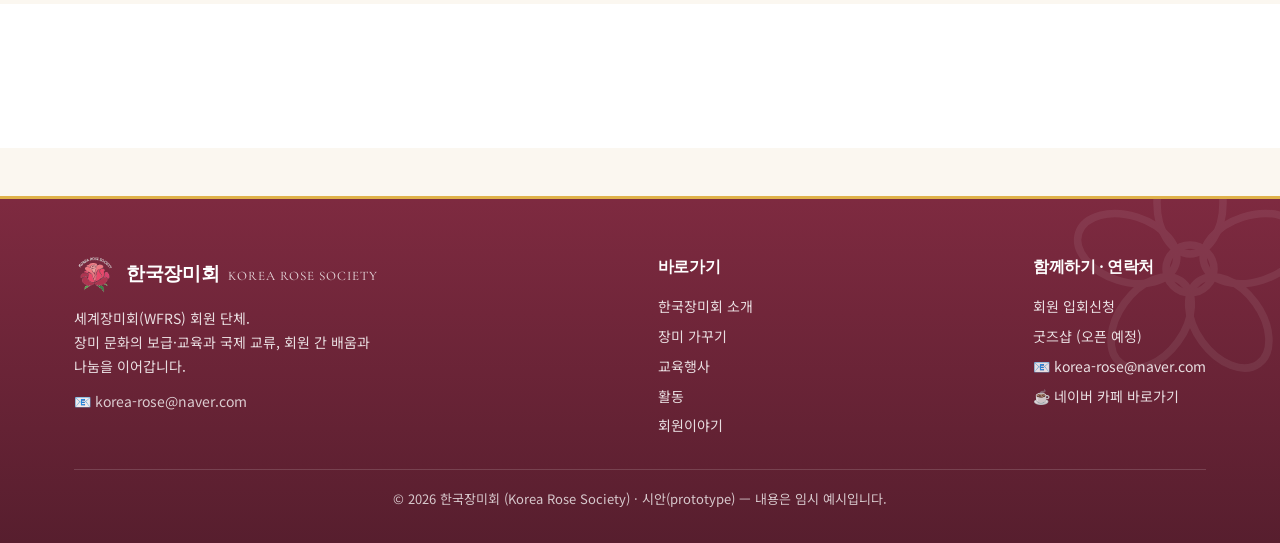
<file: gallery.html>
<!DOCTYPE html>
<html lang="ko">
<head>
  <meta charset="UTF-8">
  <meta name="viewport" content="width=device-width, initial-scale=1.0">
  <title>사진 갤러리 | 한국장미회</title>
  <meta name="description" content="한국장미회 활동 사진 갤러리 — 장미정원과 행사, 회원 활동의 순간들을 사진으로 만나보세요.">
  <link rel="stylesheet" href="css/style.css">
</head>
<body>

  <div id="site-header"></div>

  <main>

  <section class="hero page-hero photo-hero">
    <img class="hero-bg" src="images/garden/r50.jpg" alt="">
    <div class="container">
      <h1>사진 갤러리</h1>
      <p>토요장미모임·정원투어·행사의 아름다운 순간을 사진으로 만나보세요.</p>
    </div>
  </section>

  <!-- 행사 · 정원 사진 -->
  <section class="section">
    <div class="container">
      <h2 class="section-title">교육행사 사진</h2>
      <p class="section-sub">토요장미모임 · 장미정원투어 · 전시회의 기록</p>
      <div class="gallery-grid" id="event-gallery"></div>
      <p class="form-note" style="text-align:center;margin-top:18px;">※ 실제 사진을 <code>images/</code> 폴더에 넣고 아래 데이터에 연결하면 자동 표시됩니다.</p>
    </div>
  </section>

  <!-- 회원 갤러리 (날짜별 업데이트) -->
  <section class="section section-alt">
    <div class="container">
      <div class="content-board" data-section="gallery" data-label="회원 갤러리 (최신순)" data-layout="grid"></div>
    </div>
  </section>

  <!-- 라이트박스 -->
  <div class="modal" id="lightbox">
    <div class="modal-card" style="max-width:760px;">
      <button class="modal-close" aria-label="닫기">✕</button>
      <div class="modal-body" id="lightbox-body"></div>
    </div>
  </div>

  </main>

  <div id="site-footer"></div>

  <script src="js/config.js"></script>
  <script src="js/layout.js"></script>
  <script type="module" src="js/auth.js"></script>
  <script type="module" src="js/content.js"></script>
  <script>
    // 갤러리 데이터 (실제 사진이 준비되면 image 경로를 채우세요. 없으면 emoji 표시)
    const EVENTS_PHOTO = [
      { grade: "토요장미모임", title: "장미 전정 실습", emoji: "✂️", image: "images/garden/r38.jpg" },
      { grade: "장미정원투어", title: "장미정원 1박 2일", emoji: "🚌", image: "images/garden/r50.jpg" },
      { grade: "전시회", title: "2026 봄 장미 전시회", emoji: "🏛️", image: "images/garden/r32.jpg" },
      { grade: "행사", title: "서울장미축제", emoji: "🌹", image: "images/garden/r36.jpg" },
      { grade: "정원", title: "영국식 장미정원", emoji: "🌿", image: "images/garden/r44.jpg" },
      { grade: "정원투어", title: "라벤더 & 장미", emoji: "💜", image: "images/garden/r45.jpg" },
      { grade: "정원", title: "벽돌담 덩굴장미", emoji: "🧱", image: "images/garden/r53.jpg" },
      { grade: "품종", title: "장미 한 송이", emoji: "🌹", image: "images/garden/r77.jpg" },
    ];

    function itemHTML(it) {
      const inner = it.image
        ? '<img src="' + it.image + '" alt="' + it.grade + " - " + it.title + '" loading="lazy">'
        : '<div class="gallery-emoji">' + (it.emoji || "🌹") + "</div>";
      return (
        '<div class="gallery-item" data-emoji="' + (it.emoji || "🌹") +
          '" data-image="' + it.image + '" data-title="' + it.title + '" data-grade="' + it.grade + '">' +
          inner +
          '<div class="gallery-cap"><b>' + it.grade + "</b><br>" + it.title + "</div>" +
        "</div>"
      );
    }
    function render(id, list) {
      document.getElementById(id).innerHTML = list.map(itemHTML).join("");
    }
    render("event-gallery", EVENTS_PHOTO);

    // 라이트박스
    const lb = document.getElementById("lightbox");
    const lbBody = document.getElementById("lightbox-body");
    function closeLb() { lb.classList.remove("open"); }
    lb.addEventListener("click", function (e) {
      if (e.target === lb || e.target.classList.contains("modal-close")) closeLb();
    });
    document.addEventListener("keydown", function (e) { if (e.key === "Escape") closeLb(); });
    document.addEventListener("click", function (e) {
      const item = e.target.closest(".gallery-item");
      if (!item) return;
      const img = item.dataset.image;
      const big = img
        ? '<img class="modal-img" src="' + img + '" alt="">'
        : '<div style="height:320px;display:grid;place-items:center;font-size:120px;background:linear-gradient(135deg,var(--rose),var(--rose-deep));border-radius:18px 18px 0 0;color:#fff;">' + item.dataset.emoji + "</div>";
      lbBody.innerHTML =
        big +
        '<span class="event-tag" style="margin:22px 28px 0;">' + item.dataset.grade + "</span>" +
        '<h2 style="margin:10px 28px 16px;">' + item.dataset.title + "</h2>";
      lb.classList.add("open");
    });
  </script>
</body>
</html>
</file>
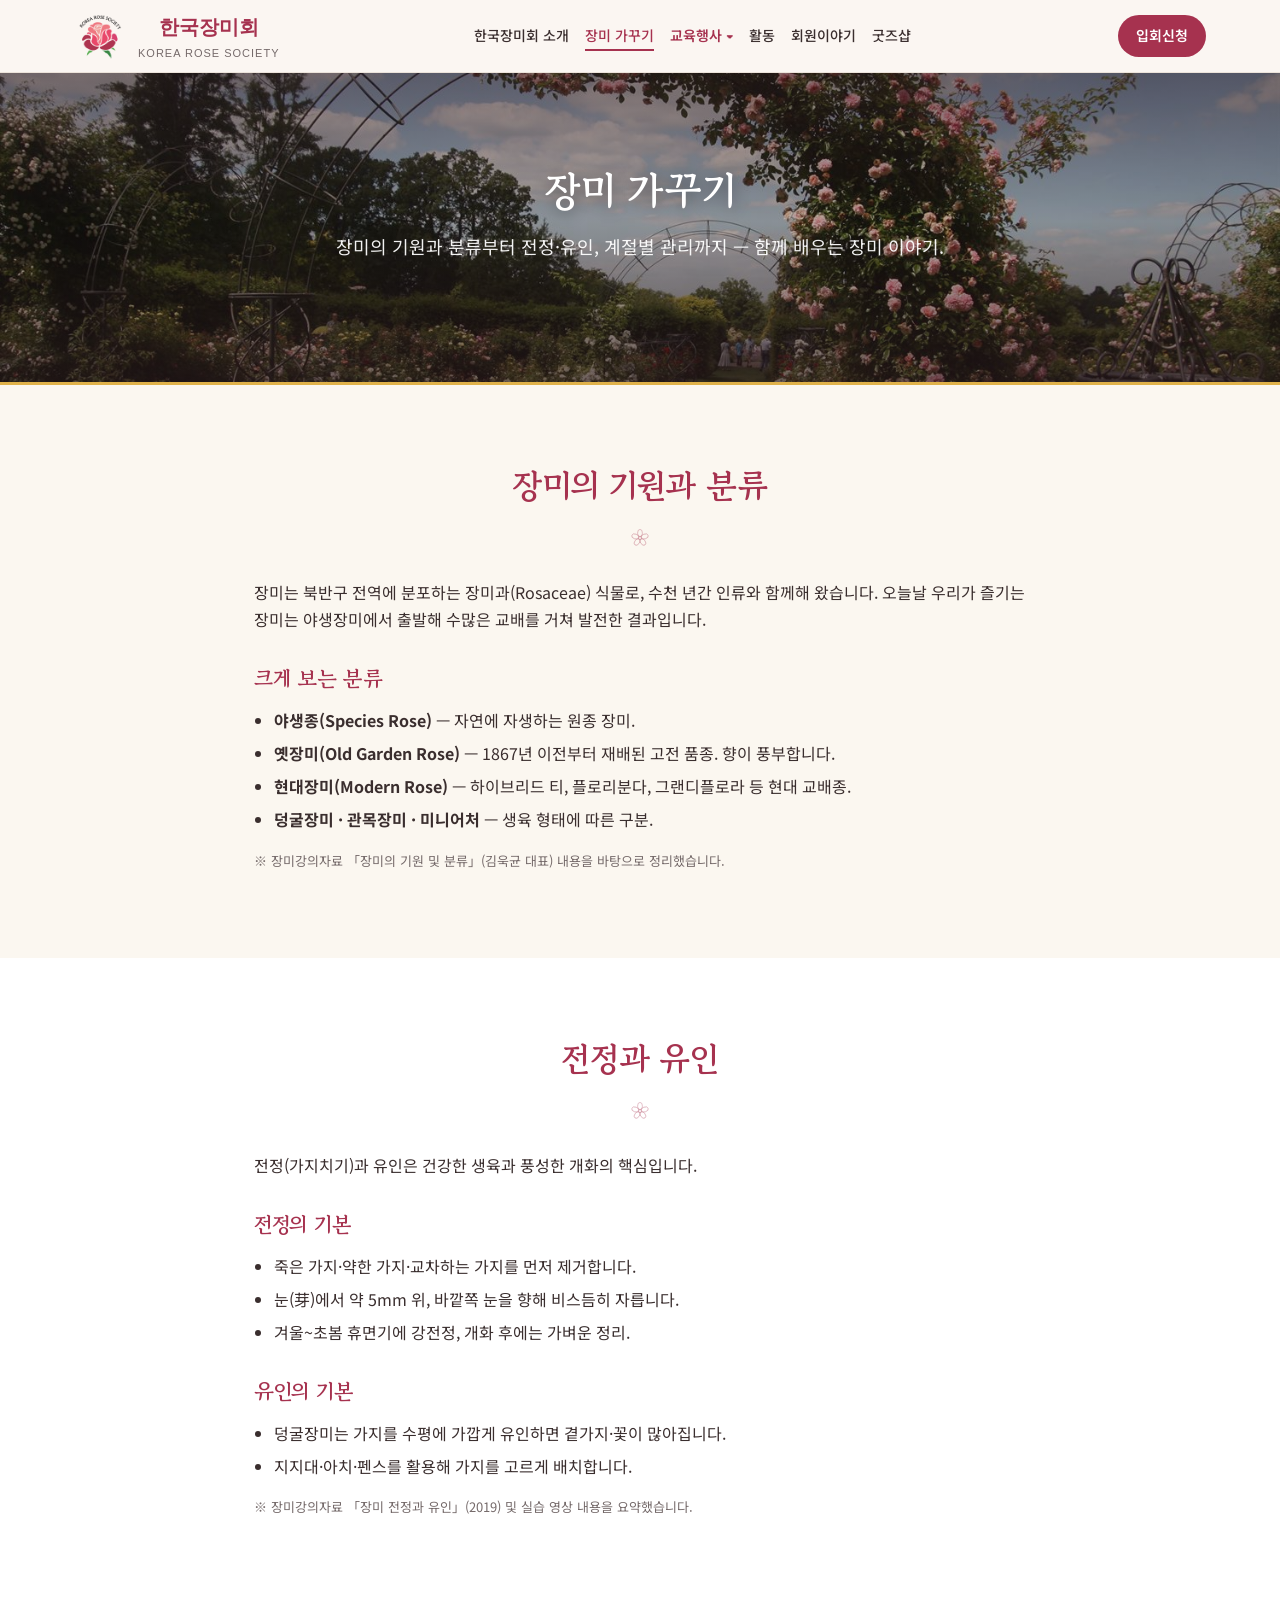
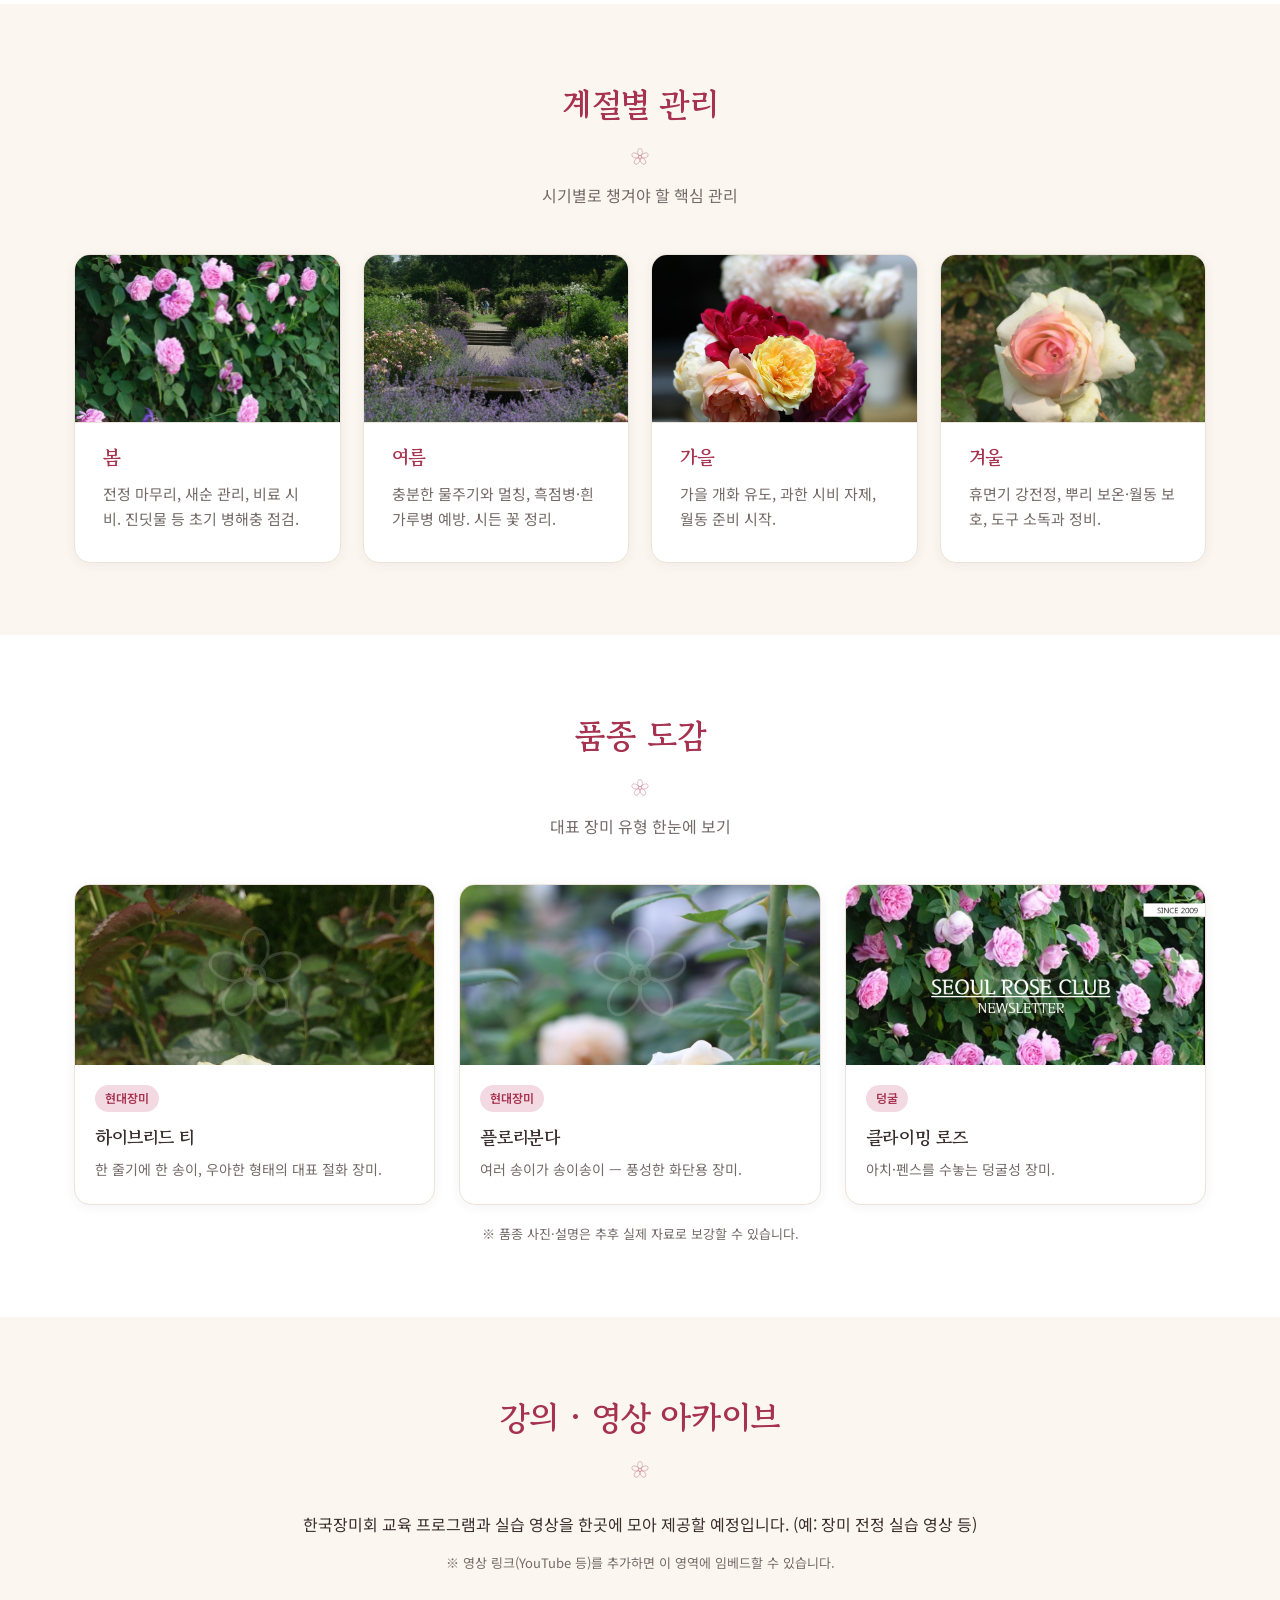
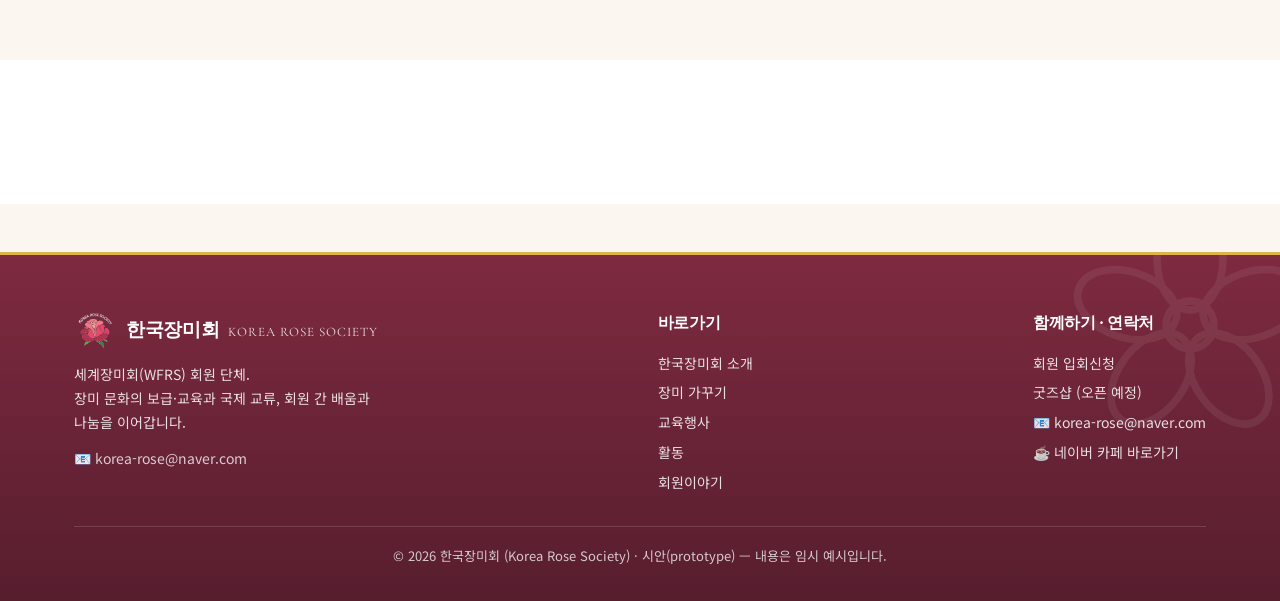
<file: guide.html>
<!DOCTYPE html>
<html lang="ko">
<head>
  <meta charset="UTF-8">
  <meta name="viewport" content="width=device-width, initial-scale=1.0">
  <title>장미 가꾸기 | 한국장미회</title>
  <meta name="description" content="장미 가꾸기 기본 가이드 — 전정·유인·계절 관리 등 초보자를 위한 장미 재배 요령을 한국장미회가 알려드립니다.">
  <link rel="stylesheet" href="css/style.css">
</head>
<body>

  <div id="site-header"></div>

  <main>

  <section class="hero page-hero photo-hero">
    <img class="hero-bg" src="images/garden/r37.jpg" alt="">
    <div class="container">
      <h1>장미 가꾸기</h1>
      <p>장미의 기원과 분류부터 전정·유인, 계절별 관리까지 — 함께 배우는 장미 이야기.</p>
    </div>
  </section>

  <!-- 장미의 기원과 분류 -->
  <section class="section">
    <div class="container prose">
      <h2 class="section-title">장미의 기원과 분류</h2>
      <p>장미는 북반구 전역에 분포하는 장미과(Rosaceae) 식물로, 수천 년간 인류와 함께해 왔습니다.
         오늘날 우리가 즐기는 장미는 야생장미에서 출발해 수많은 교배를 거쳐 발전한 결과입니다.</p>
      <h3>크게 보는 분류</h3>
      <ul>
        <li><b>야생종(Species Rose)</b> — 자연에 자생하는 원종 장미.</li>
        <li><b>옛장미(Old Garden Rose)</b> — 1867년 이전부터 재배된 고전 품종. 향이 풍부합니다.</li>
        <li><b>현대장미(Modern Rose)</b> — 하이브리드 티, 플로리분다, 그랜디플로라 등 현대 교배종.</li>
        <li><b>덩굴장미 · 관목장미 · 미니어처</b> — 생육 형태에 따른 구분.</li>
      </ul>
      <p class="form-note">※ 장미강의자료 「장미의 기원 및 분류」(김욱균 대표) 내용을 바탕으로 정리했습니다.</p>
    </div>
  </section>

  <!-- 전정과 유인 -->
  <section class="section section-alt">
    <div class="container prose">
      <h2 class="section-title">전정과 유인</h2>
      <p>전정(가지치기)과 유인은 건강한 생육과 풍성한 개화의 핵심입니다.</p>
      <h3>전정의 기본</h3>
      <ul>
        <li>죽은 가지·약한 가지·교차하는 가지를 먼저 제거합니다.</li>
        <li>눈(芽)에서 약 5mm 위, 바깥쪽 눈을 향해 비스듬히 자릅니다.</li>
        <li>겨울~초봄 휴면기에 강전정, 개화 후에는 가벼운 정리.</li>
      </ul>
      <h3>유인의 기본</h3>
      <ul>
        <li>덩굴장미는 가지를 수평에 가깝게 유인하면 곁가지·꽃이 많아집니다.</li>
        <li>지지대·아치·펜스를 활용해 가지를 고르게 배치합니다.</li>
      </ul>
      <p class="form-note">※ 장미강의자료 「장미 전정과 유인」(2019) 및 실습 영상 내용을 요약했습니다.</p>
    </div>
  </section>

  <!-- 계절별 관리 -->
  <section class="section">
    <div class="container">
      <h2 class="section-title">계절별 관리</h2>
      <p class="section-sub">시기별로 챙겨야 할 핵심 관리</p>
      <div class="cards cards-4">
        <div class="card"><div class="card-img" style="background-image:url('images/garden/r30.jpg')"></div><h3>봄</h3><p>전정 마무리, 새순 관리, 비료 시비. 진딧물 등 초기 병해충 점검.</p></div>
        <div class="card"><div class="card-img" style="background-image:url('images/garden/r45.jpg')"></div><h3>여름</h3><p>충분한 물주기와 멀칭, 흑점병·흰가루병 예방. 시든 꽃 정리.</p></div>
        <div class="card"><div class="card-img" style="background-image:url('images/garden/r126.jpg')"></div><h3>가을</h3><p>가을 개화 유도, 과한 시비 자제, 월동 준비 시작.</p></div>
        <div class="card"><div class="card-img" style="background-image:url('images/garden/r77.jpg')"></div><h3>겨울</h3><p>휴면기 강전정, 뿌리 보온·월동 보호, 도구 소독과 정비.</p></div>
      </div>
    </div>
  </section>

  <!-- 품종 도감 -->
  <section class="section section-alt">
    <div class="container">
      <h2 class="section-title">품종 도감</h2>
      <p class="section-sub">대표 장미 유형 한눈에 보기</p>
      <div class="event-grid">
        <article class="event-card"><div class="event-thumb" style="background-image:url('images/garden/r77.jpg');background-size:cover;"></div><div class="event-body"><span class="event-tag">현대장미</span><h3>하이브리드 티</h3><p class="event-date">한 줄기에 한 송이, 우아한 형태의 대표 절화 장미.</p></div></article>
        <article class="event-card"><div class="event-thumb" style="background-image:url('images/garden/r120.jpg');background-size:cover;"></div><div class="event-body"><span class="event-tag">현대장미</span><h3>플로리분다</h3><p class="event-date">여러 송이가 송이송이 — 풍성한 화단용 장미.</p></div></article>
        <article class="event-card"><div class="event-thumb" style="background-image:url('images/garden/r30.jpg');background-size:cover;"></div><div class="event-body"><span class="event-tag">덩굴</span><h3>클라이밍 로즈</h3><p class="event-date">아치·펜스를 수놓는 덩굴성 장미.</p></div></article>
      </div>
      <p class="form-note" style="text-align:center;margin-top:18px;">※ 품종 사진·설명은 추후 실제 자료로 보강할 수 있습니다.</p>
    </div>
  </section>

  <!-- 강의 영상 아카이브 -->
  <section class="section">
    <div class="container prose" style="text-align:center;">
      <h2 class="section-title">강의 · 영상 아카이브</h2>
      <p>한국장미회 교육 프로그램과 실습 영상을 한곳에 모아 제공할 예정입니다.
         (예: 장미 전정 실습 영상 등)</p>
      <p class="form-note">※ 영상 링크(YouTube 등)를 추가하면 이 영역에 임베드할 수 있습니다.</p>
    </div>
  </section>

  <!-- 장미 가꾸기 자료실 (날짜별 업데이트) -->
  <section class="section section-alt">
    <div class="container">
      <div class="content-board" data-section="guide" data-label="장미 가꾸기 자료실" data-layout="list"></div>
    </div>
  </section>

  </main>

  <div id="site-footer"></div>

  <script src="js/config.js"></script>
  <script src="js/layout.js"></script>
  <script type="module" src="js/auth.js"></script>
  <script type="module" src="js/content.js"></script>
</body>
</html>
</file>
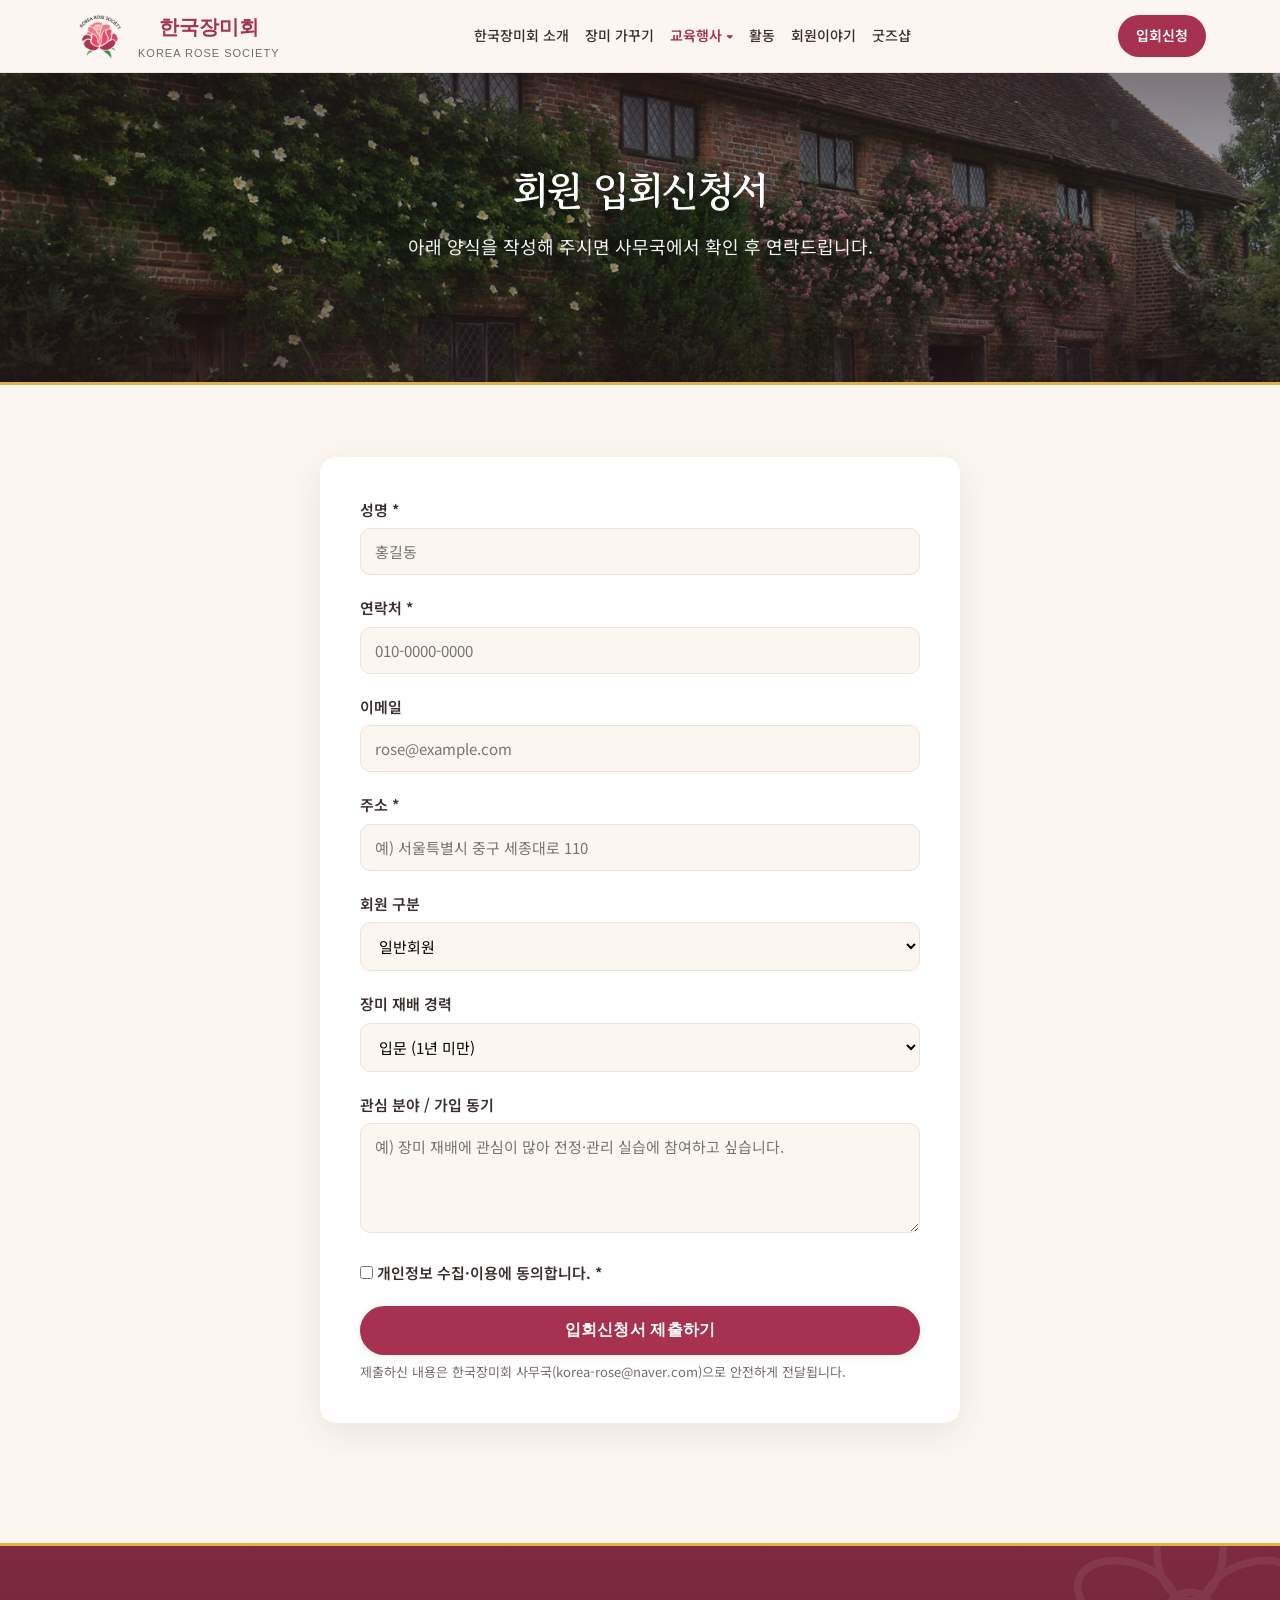
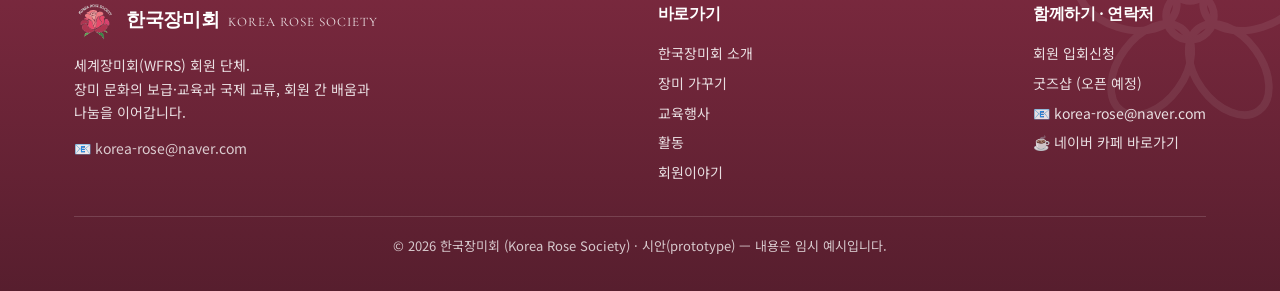
<file: join.html>
<!DOCTYPE html>
<html lang="ko">
<head>
  <meta charset="UTF-8">
  <meta name="viewport" content="width=device-width, initial-scale=1.0">
  <title>회원 입회신청 | 한국장미회</title>
  <meta name="description" content="한국장미회 회원 입회신청 — 양식을 작성하시면 사무국에서 확인 후 연락드립니다. 장미를 사랑하는 누구나 함께할 수 있습니다.">
  <link rel="stylesheet" href="css/style.css">
</head>
<body>

  <div id="site-header"></div>

  <main>
  <section class="hero page-hero photo-hero">
    <img class="hero-bg" src="images/garden/r53.jpg" alt="활짝 핀 분홍 장미">
    <div class="container">
      <h1>회원 입회신청서</h1>
      <p>아래 양식을 작성해 주시면 사무국에서 확인 후 연락드립니다.</p>
    </div>
  </section>

  <section class="section">
    <div class="container">
      <!-- 입회신청 폼 — 제출 내용은 Web3Forms 를 통해 korea-rose@naver.com 으로 자동 전송됩니다.
           ※ 작동시키려면 아래 access_key 값에 web3forms.com 에서 발급받은 키를 넣어야 합니다. -->
      <form id="join-form" class="form-wrap" action="https://api.web3forms.com/submit" method="POST">
        <!-- ⬇⬇⬇ web3forms.com 에서 korea-rose@naver.com 으로 발급받은 Access Key 를 아래 value 에 붙여넣으세요 ⬇⬇⬇ -->
        <input type="hidden" name="access_key" value="8338de69-1e4e-4ec9-bf36-d11b6c7d8f93">
        <input type="hidden" name="subject" value="[한국장미회] 새 회원 입회신청">
        <input type="hidden" name="from_name" value="한국장미회 홈페이지">
        <!-- 스팸봇 차단용 honeypot (사람에게는 보이지 않음) -->
        <input type="checkbox" name="botcheck" style="display:none" tabindex="-1" autocomplete="off">

        <div class="field">
          <label for="f-name">성명 *</label>
          <input id="f-name" name="성명" type="text" required placeholder="홍길동">
        </div>
        <div class="field">
          <label for="f-tel">연락처 *</label>
          <input id="f-tel" name="연락처" type="tel" required placeholder="010-0000-0000">
        </div>
        <div class="field">
          <label for="f-email">이메일</label>
          <input id="f-email" name="이메일" type="email" placeholder="rose@example.com">
        </div>
        <div class="field">
          <label for="f-addr">주소 *</label>
          <input id="f-addr" name="주소" type="text" required placeholder="예) 서울특별시 중구 세종대로 110">
        </div>
        <div class="field">
          <label for="f-type">회원 구분</label>
          <select id="f-type" name="회원구분">
            <option>일반회원</option>
            <option>단체회원</option>
            <option>학생회원</option>
          </select>
        </div>
        <div class="field">
          <label for="f-exp">장미 재배 경력</label>
          <select id="f-exp" name="재배경력">
            <option>입문 (1년 미만)</option>
            <option>초급 (1~3년)</option>
            <option>중급 (3~7년)</option>
            <option>고급 (7년 이상)</option>
          </select>
        </div>
        <div class="field">
          <label for="f-msg">관심 분야 / 가입 동기</label>
          <textarea id="f-msg" name="관심분야_가입동기" placeholder="예) 장미 재배에 관심이 많아 전정·관리 실습에 참여하고 싶습니다."></textarea>
        </div>
        <div class="field">
          <label><input type="checkbox" required style="width:auto;"> 개인정보 수집·이용에 동의합니다. *</label>
        </div>
        <button type="submit" class="btn btn-primary" style="background:var(--rose-deep);color:#fff;width:100%;border:none;cursor:pointer;font-size:16px;">
          입회신청서 제출하기
        </button>
        <p class="form-note" id="form-error" style="display:none; color:#c0392b;"></p>
        <p class="form-note">제출하신 내용은 한국장미회 사무국(korea-rose@naver.com)으로 안전하게 전달됩니다.</p>
      </form>

      <div id="done" style="display:none; text-align:center; max-width:640px; margin:0 auto; background:#fff; padding:50px; border-radius:16px; box-shadow:var(--shadow);">
        <div style="font-size:54px;">🌹</div>
        <h2 style="color:var(--rose-deep); margin:16px 0;">입회신청이 접수되었습니다!</h2>
        <p style="color:var(--gray);">사무국에서 확인 후 연락드리겠습니다. 한국장미회와 함께해 주셔서 감사합니다.</p>
        <a href="index.html" class="btn btn-primary" style="background:var(--rose-deep);color:#fff;margin-top:20px;">홈으로 돌아가기</a>
      </div>
    </div>
  </section>
  </main>

  <div id="site-footer"></div>

  <script src="js/config.js"></script>
  <script src="js/layout.js"></script>
  <script type="module" src="js/auth.js"></script>
  <script>
    // 입회신청 폼 제출 — 페이지 이동 없이 FormSubmit 으로 전송하고 성공 화면 표시
    (function () {
      var form = document.getElementById("join-form");
      var errBox = document.getElementById("form-error");
      if (!form) return;
      form.addEventListener("submit", function (e) {
        e.preventDefault();
        var btn = form.querySelector('button[type="submit"]');
        var original = btn ? btn.textContent : "";
        if (btn) { btn.disabled = true; btn.textContent = "전송 중…"; }
        if (errBox) errBox.style.display = "none";

        // 한글 항목 이름이 메일에서 깨지지 않도록 JSON(UTF-8)으로 전송
        var payload = {};
        new FormData(form).forEach(function (value, key) { payload[key] = value; });

        fetch(form.action, {
          method: "POST",
          headers: { "Content-Type": "application/json", "Accept": "application/json" },
          body: JSON.stringify(payload)
        })
        .then(function (res) { return res.json().catch(function () { return {}; }).then(function (data) { return { ok: res.ok, data: data }; }); })
        .then(function (r) {
          if (r.ok && r.data && r.data.success) {
            document.getElementById("done").style.display = "block";
            form.style.display = "none";
            window.scrollTo({ top: 0, behavior: "smooth" });
          } else {
            throw new Error((r.data && r.data.message) || "전송에 실패했습니다.");
          }
        })
        .catch(function (err) {
          if (btn) { btn.disabled = false; btn.textContent = original; }
          if (errBox) {
            errBox.textContent = "⚠️ 전송 중 문제가 발생했습니다. 잠시 후 다시 시도하시거나 korea-rose@naver.com 으로 직접 보내주세요. (" + err.message + ")";
            errBox.style.display = "block";
          }
        });
      });
    })();
  </script>
</body>
</html>
</file>
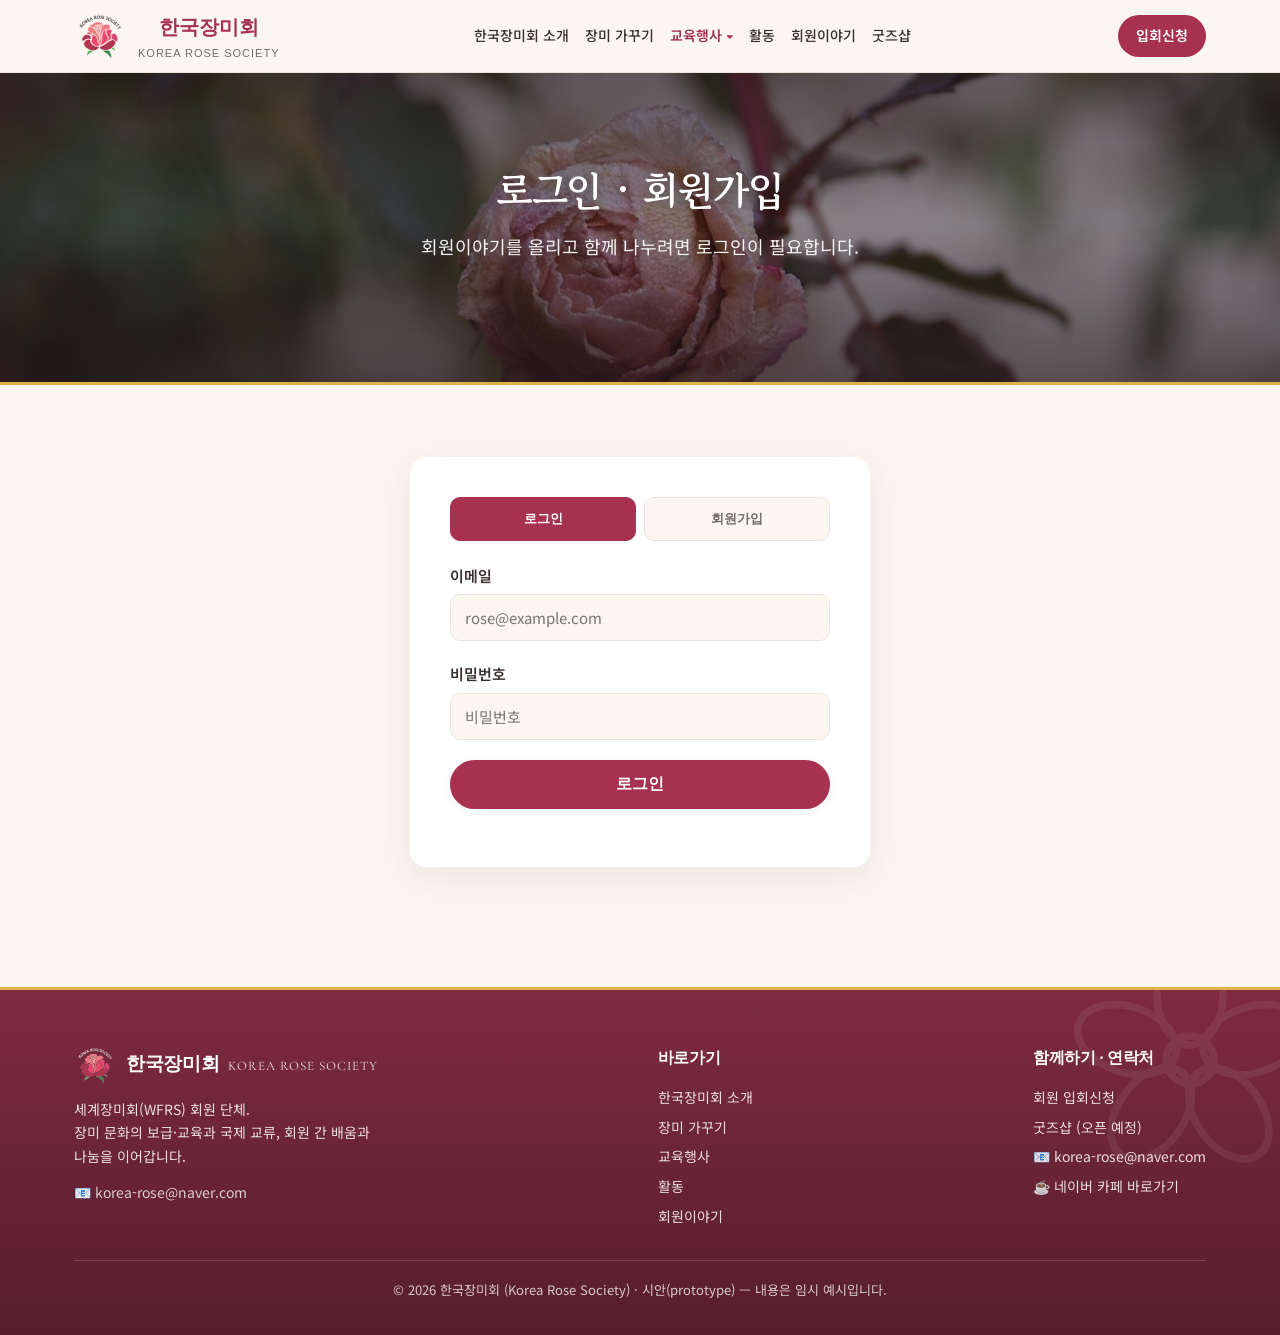
<file: login.html>
<!DOCTYPE html>
<html lang="ko">
<head>
  <meta charset="UTF-8">
  <meta name="viewport" content="width=device-width, initial-scale=1.0">
  <title>로그인 · 회원가입 | 한국장미회</title>
  <meta name="description" content="한국장미회 운영진 로그인 페이지입니다.">
  <meta name="robots" content="noindex, nofollow">
  <link rel="stylesheet" href="css/style.css">
</head>
<body>

  <div id="site-header"></div>

  <main>
  <section class="hero page-hero photo-hero">
    <img class="hero-bg" src="images/garden/r90.jpg" alt="붉은 장미">
    <div class="container">
      <h1>로그인 · 회원가입</h1>
      <p>회원이야기를 올리고 함께 나누려면 로그인이 필요합니다.</p>
    </div>
  </section>

  <section class="section">
    <div class="container">
      <div class="form-wrap" style="max-width:460px;">

        <div id="auth-config-notice"></div>

        <div class="auth-tabs">
          <button class="auth-tab active" data-tab="login">로그인</button>
          <button class="auth-tab" data-tab="signup">회원가입</button>
        </div>

        <!-- 로그인 -->
        <form id="login-form">
          <div class="field"><label>이메일</label><input type="email" name="email" required placeholder="rose@example.com"></div>
          <div class="field"><label>비밀번호</label><input type="password" name="password" required placeholder="비밀번호"></div>
          <button type="submit" class="btn btn-primary" style="background:var(--rose-deep);color:#fff;width:100%;border:none;cursor:pointer;font-size:16px;">로그인</button>
        </form>

        <!-- 회원가입 -->
        <form id="signup-form" style="display:none;">
          <div class="field"><label>닉네임(표시 이름)</label><input type="text" name="nickname" required placeholder="예) 장미사랑"></div>
          <div class="field"><label>이메일</label><input type="email" name="email" required placeholder="rose@example.com"></div>
          <div class="field"><label>비밀번호 (6자 이상)</label><input type="password" name="password" required minlength="6" placeholder="비밀번호"></div>
          <button type="submit" class="btn btn-primary" style="background:var(--rose-deep);color:#fff;width:100%;border:none;cursor:pointer;font-size:16px;">회원가입</button>
        </form>

        <div id="auth-msg" style="margin-top:18px;"></div>
      </div>
    </div>
  </section>

  </main>

  <div id="site-footer"></div>

  <script src="js/config.js"></script>
  <script src="js/layout.js"></script>
  <script type="module" src="js/auth.js"></script>
  <script type="module">
    import { signIn, signUp, isConfigured, getUser } from "./js/auth.js";

    const msg = document.getElementById("auth-msg");
    const loginForm = document.getElementById("login-form");
    const signupForm = document.getElementById("signup-form");

    // 설정 안내 + 이미 로그인된 경우
    if (!isConfigured) {
      document.getElementById("auth-config-notice").innerHTML =
        '<div class="notice notice-warn"><b>⚙️ 로그인 설정이 필요합니다.</b><br>' +
        '<code>js/config.js</code> 에 Supabase 정보를 입력하세요. (스토리업로드방법.md 참고)</div>';
    } else {
      getUser().then(function (u) {
        if (u) {
          msg.innerHTML = '<div class="notice notice-ok">이미 로그인되어 있습니다. <a href="stories.html">회원이야기로 이동 →</a></div>';
        }
      });
    }

    // 탭 전환
    document.querySelectorAll(".auth-tab").forEach(function (tab) {
      tab.addEventListener("click", function () {
        document.querySelectorAll(".auth-tab").forEach(function (t) { t.classList.remove("active"); });
        tab.classList.add("active");
        const isLogin = tab.dataset.tab === "login";
        loginForm.style.display = isLogin ? "block" : "none";
        signupForm.style.display = isLogin ? "none" : "block";
        msg.innerHTML = "";
      });
    });

    function show(type, text) {
      msg.innerHTML = '<div class="notice ' + (type === "ok" ? "notice-ok" : "notice-warn") + '">' + text + "</div>";
    }

    loginForm.addEventListener("submit", async function (e) {
      e.preventDefault();
      if (!isConfigured) return show("warn", "먼저 Supabase 설정을 완료해주세요.");
      const btn = loginForm.querySelector("button"); btn.disabled = true;
      try {
        const res = await signIn(loginForm.email.value.trim(), loginForm.password.value);
        if (res.error) throw res.error;
        show("ok", "로그인 성공! 잠시 후 이동합니다…");
        setTimeout(function () { location.href = "stories.html"; }, 800);
      } catch (err) {
        show("warn", "로그인 실패: " + (err.message || err));
      } finally { btn.disabled = false; }
    });

    signupForm.addEventListener("submit", async function (e) {
      e.preventDefault();
      if (!isConfigured) return show("warn", "먼저 Supabase 설정을 완료해주세요.");
      const btn = signupForm.querySelector("button"); btn.disabled = true;
      try {
        const res = await signUp(signupForm.email.value.trim(), signupForm.password.value, signupForm.nickname.value.trim());
        if (res.error) throw res.error;
        // 이메일 확인이 꺼져 있으면 바로 세션이 생깁니다.
        if (res.data && res.data.session) {
          show("ok", "가입 완료! 잠시 후 이동합니다…");
          setTimeout(function () { location.href = "stories.html"; }, 900);
        } else {
          show("ok", "가입 신청 완료! 이메일 확인이 켜져 있다면 메일의 링크를 눌러 인증해주세요. 그 후 로그인하시면 됩니다.");
        }
      } catch (err) {
        show("warn", "가입 실패: " + (err.message || err));
      } finally { btn.disabled = false; }
    });
  </script>
</body>
</html>
</file>
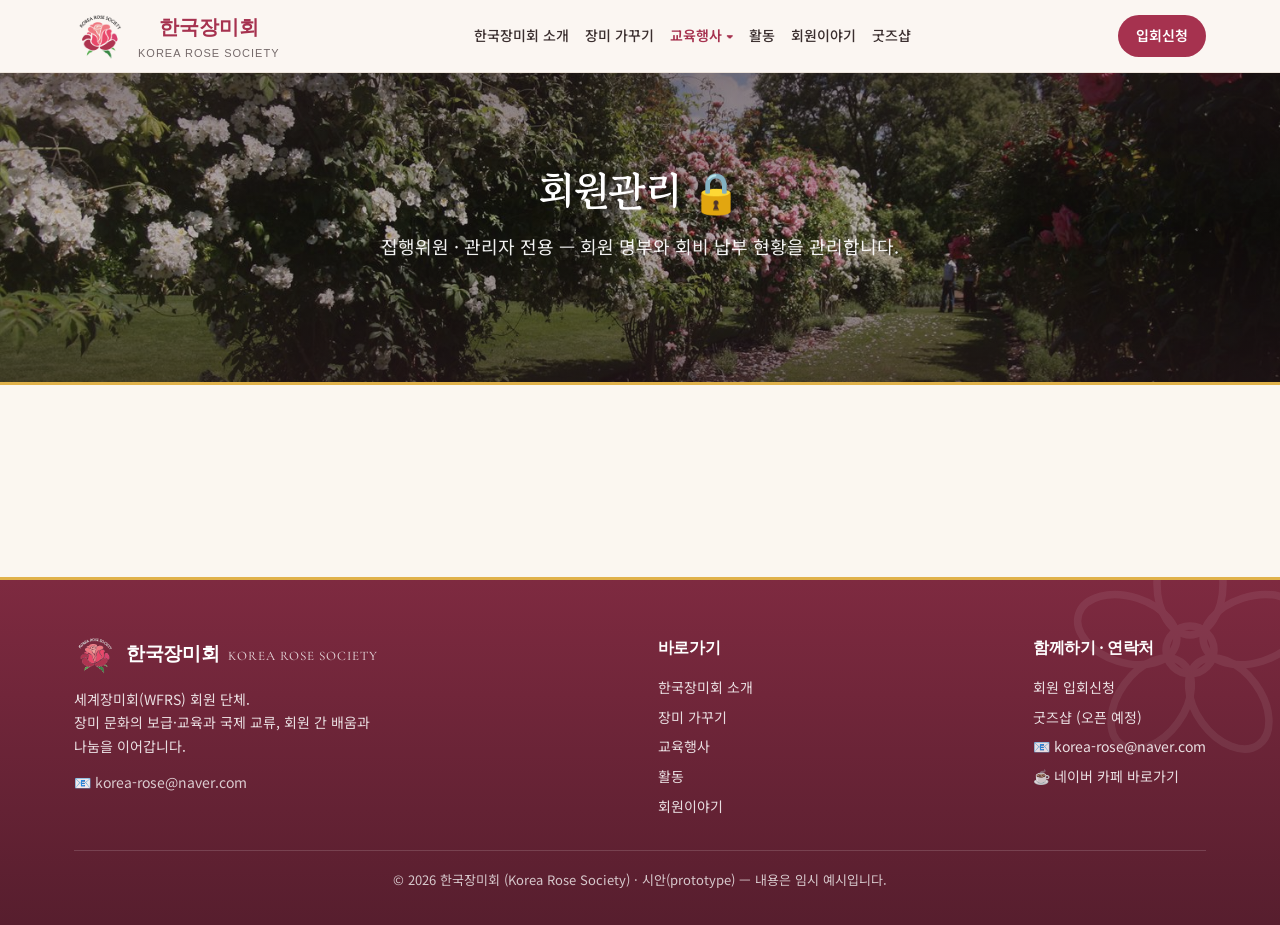
<file: members.html>
<!DOCTYPE html>
<html lang="ko">
<head>
  <meta charset="UTF-8">
  <meta name="viewport" content="width=device-width, initial-scale=1.0">
  <title>회원관리 | 한국장미회</title>
  <meta name="description" content="한국장미회 회원관리 (운영진 전용)">
  <meta name="robots" content="noindex, nofollow">
  <link rel="stylesheet" href="css/style.css">
</head>
<body>

  <div id="site-header"></div>

  <main>

  <section class="hero page-hero photo-hero">
    <img class="hero-bg" src="images/garden/r32.jpg" alt="">
    <div class="container">
      <h1>회원관리 🔒</h1>
      <p>집행위원 · 관리자 전용 — 회원 명부와 회비 납부 현황을 관리합니다.</p>
    </div>
  </section>

  <section class="section">
    <div class="container">

      <!-- 접근 권한 안내 영역 -->
      <div id="members-gate"></div>

      <!-- 권한 통과 시 표시 -->
      <div id="members-app" style="display:none;">
        <div class="board-head">
          <div>
            <h2>회원 명부</h2>
            <p>이름 · 연락처 · 주소 · 회비 납부 · 입회일 등을 관리합니다.</p>
          </div>
          <button id="add-member-btn" class="btn btn-primary" style="background:var(--rose-deep);color:#fff;border:none;cursor:pointer;">+ 회원 추가</button>
        </div>

        <form id="member-form" class="form-wrap" style="display:none;">
          <h3 name="title_label" id="member-form-title" style="color:var(--rose-deep);margin-bottom:18px;">회원 추가</h3>
          <div class="form-row">
            <div class="field"><label>이름 *</label><input type="text" name="name" required placeholder="홍길동"></div>
            <div class="field"><label>연락처</label><input type="tel" name="phone" placeholder="010-0000-0000"></div>
          </div>
          <div class="field"><label>주소</label><input type="text" name="address" placeholder="서울시 ..."></div>
          <div class="form-row">
            <div class="field"><label>이메일</label><input type="email" name="email" placeholder="rose@example.com"></div>
            <div class="field"><label>회원 구분</label>
              <select name="member_type"><option>일반회원</option><option>단체회원</option><option>학생회원</option><option>임원</option></select>
            </div>
          </div>
          <div class="form-row">
            <div class="field"><label>입회일</label><input type="date" name="join_date"></div>
            <div class="field"><label>회비 납부</label><br><label style="font-weight:400;"><input type="checkbox" name="fee_paid" style="width:auto;"> 납부 완료</label></div>
          </div>
          <div class="field"><label>비고</label><textarea name="note" placeholder="메모"></textarea></div>
          <div style="display:flex;gap:12px;">
            <button type="submit" class="btn btn-primary" style="background:var(--rose-deep);color:#fff;border:none;cursor:pointer;flex:1;">저장</button>
            <button type="button" class="cancel-btn">취소</button>
          </div>
        </form>

        <div id="members-status" style="margin:14px 0;"></div>
        <div class="table-wrap"><table class="data-table" id="members-table"></table></div>
      </div>

    </div>
  </section>

  </main>

  <div id="site-footer"></div>

  <script src="js/config.js"></script>
  <script src="js/layout.js"></script>
  <script type="module" src="js/auth.js"></script>
  <script type="module" src="js/members.js"></script>
</body>
</html>
</file>
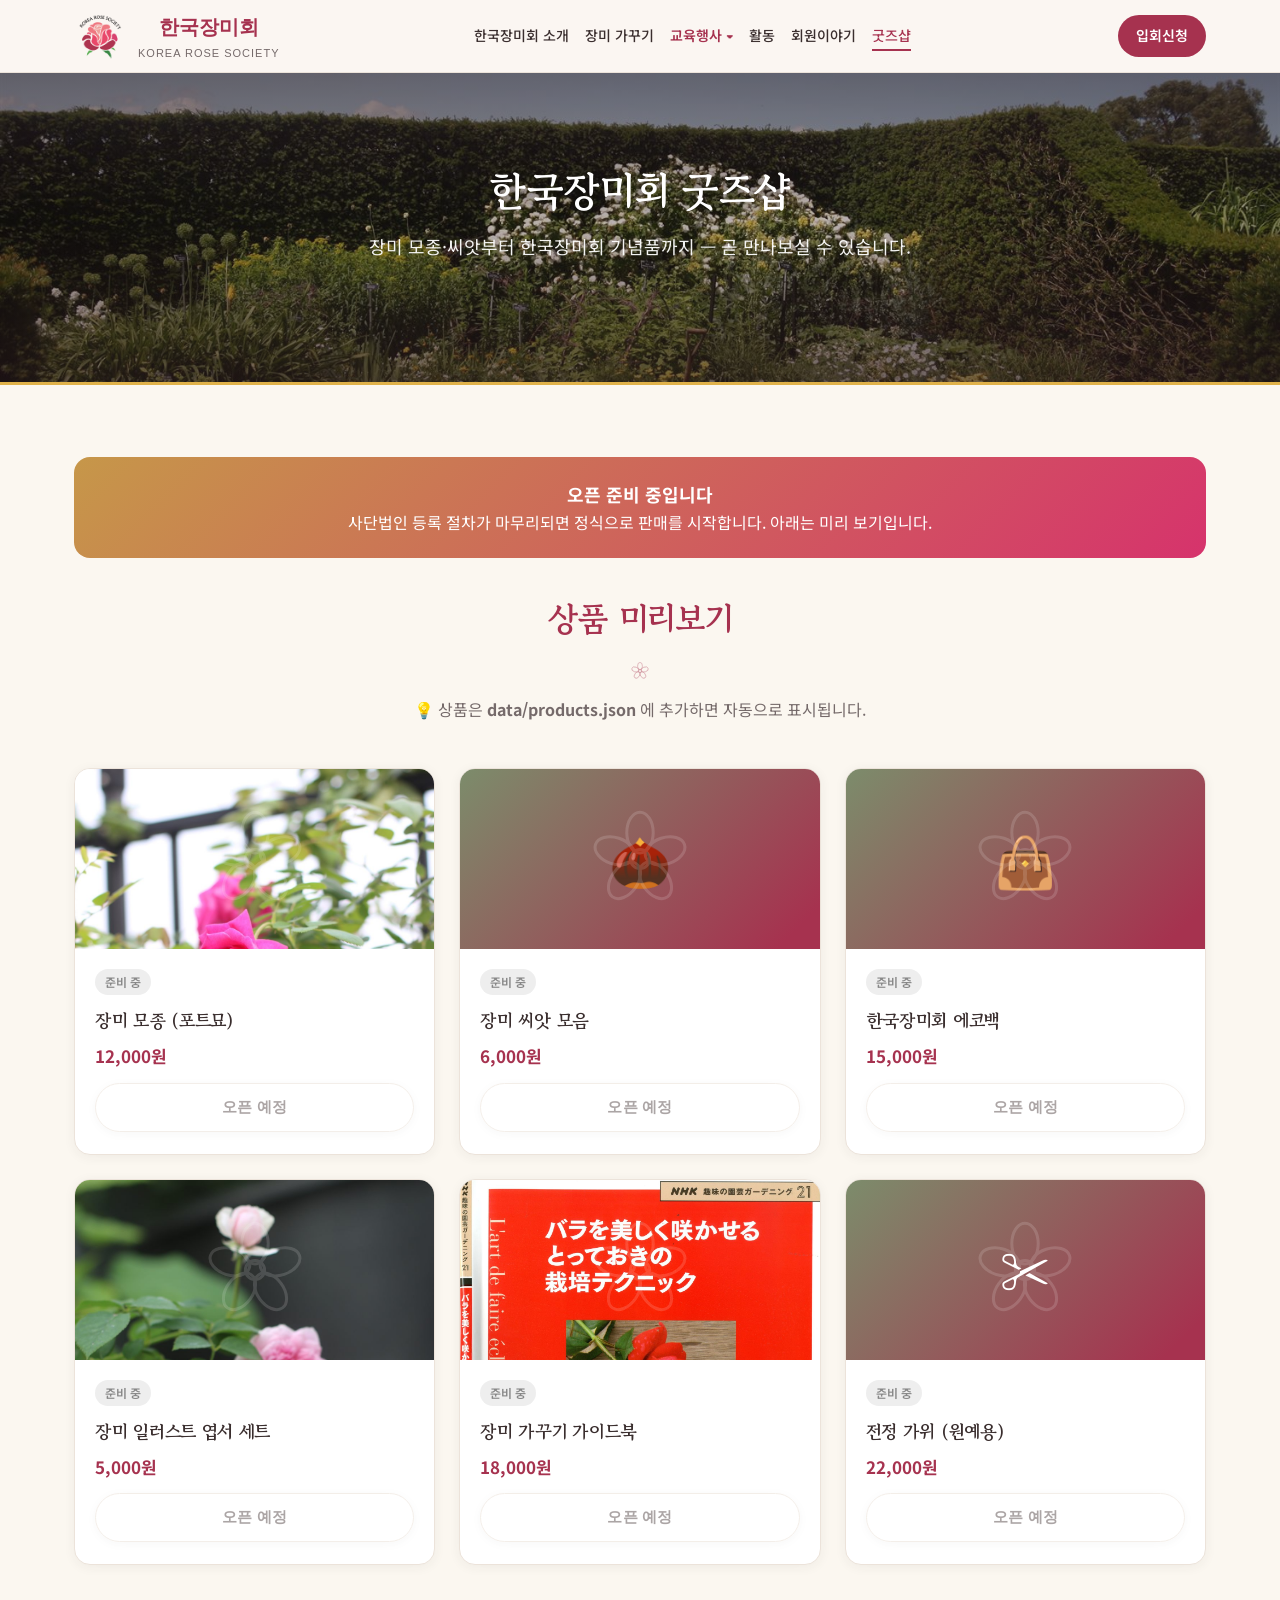
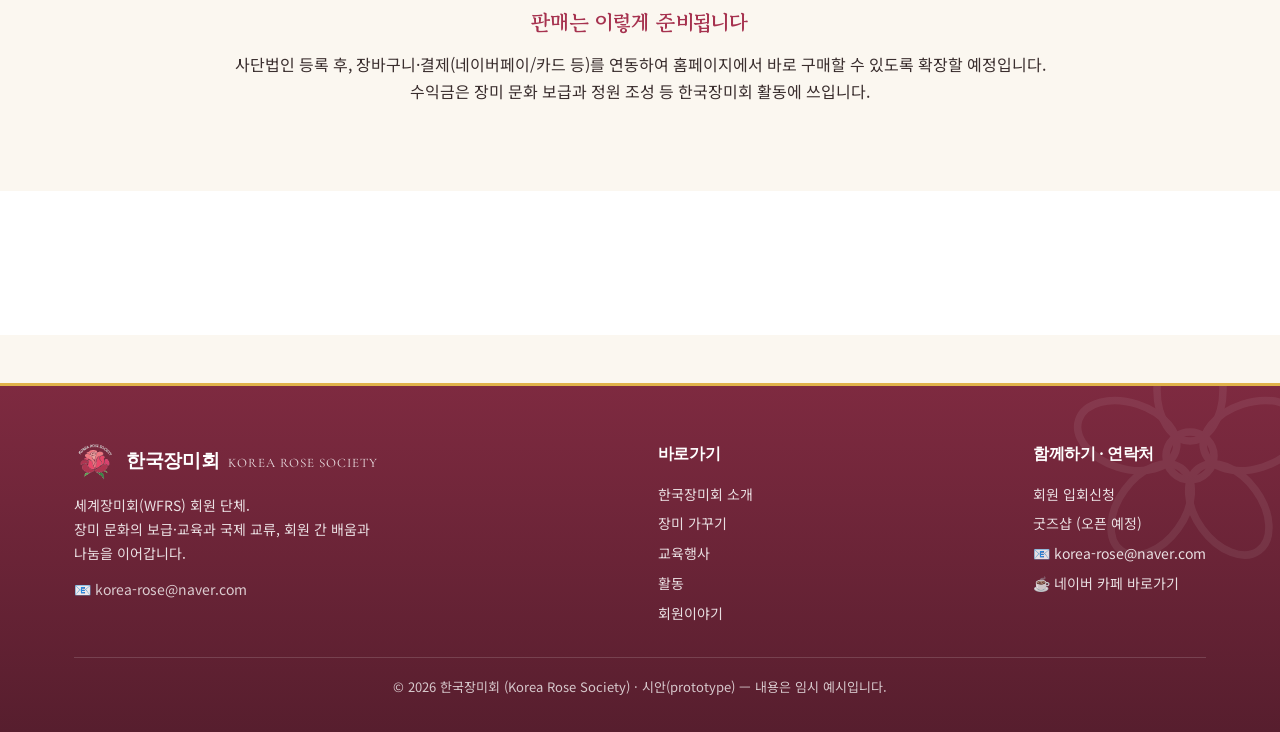
<file: shop.html>
<!DOCTYPE html>
<html lang="ko">
<head>
  <meta charset="UTF-8">
  <meta name="viewport" content="width=device-width, initial-scale=1.0">
  <title>굿즈샵 | 한국장미회</title>
  <meta name="description" content="한국장미회 굿즈샵 — 장미를 사랑하는 분들을 위한 굿즈를 준비 중입니다. (오픈 예정)">
  <link rel="stylesheet" href="css/style.css">
</head>
<body>

  <div id="site-header"></div>

  <main>

  <section class="hero page-hero photo-hero">
    <img class="hero-bg" src="images/garden/r44.jpg" alt="">
    <div class="container">
      <h1>한국장미회 굿즈샵</h1>
      <p>장미 모종·씨앗부터 한국장미회 기념품까지 — 곧 만나보실 수 있습니다.</p>
    </div>
  </section>

  <section class="section">
    <div class="container">
      <div class="shop-banner">
        <b>오픈 준비 중입니다</b><br>
        사단법인 등록 절차가 마무리되면 정식으로 판매를 시작합니다. 아래는 미리 보기입니다.
      </div>

      <h2 class="section-title">상품 미리보기</h2>
      <p class="section-sub">💡 상품은 <b>data/products.json</b> 에 추가하면 자동으로 표시됩니다.</p>
      <div class="event-grid" id="shop-grid"></div>

      <div class="prose" style="margin-top:40px; text-align:center;">
        <h3>판매는 이렇게 준비됩니다</h3>
        <p>사단법인 등록 후, 장바구니·결제(네이버페이/카드 등)를 연동하여
           홈페이지에서 바로 구매할 수 있도록 확장할 예정입니다.
           수익금은 장미 문화 보급과 정원 조성 등 한국장미회 활동에 쓰입니다.</p>
      </div>
    </div>
  </section>

  <!-- 굿즈 소식 (날짜별 업데이트) -->
  <section class="section section-alt">
    <div class="container">
      <div class="content-board" data-section="shop" data-label="굿즈 소식 · 신상품" data-layout="grid"></div>
    </div>
  </section>

  </main>

  <div id="site-footer"></div>

  <script src="js/config.js"></script>
  <script src="js/layout.js"></script>
  <script type="module" src="js/auth.js"></script>
  <script src="js/shop.js"></script>
  <script>loadProducts("shop-grid");</script>
  <script type="module" src="js/content.js"></script>
</body>
</html>
</file>
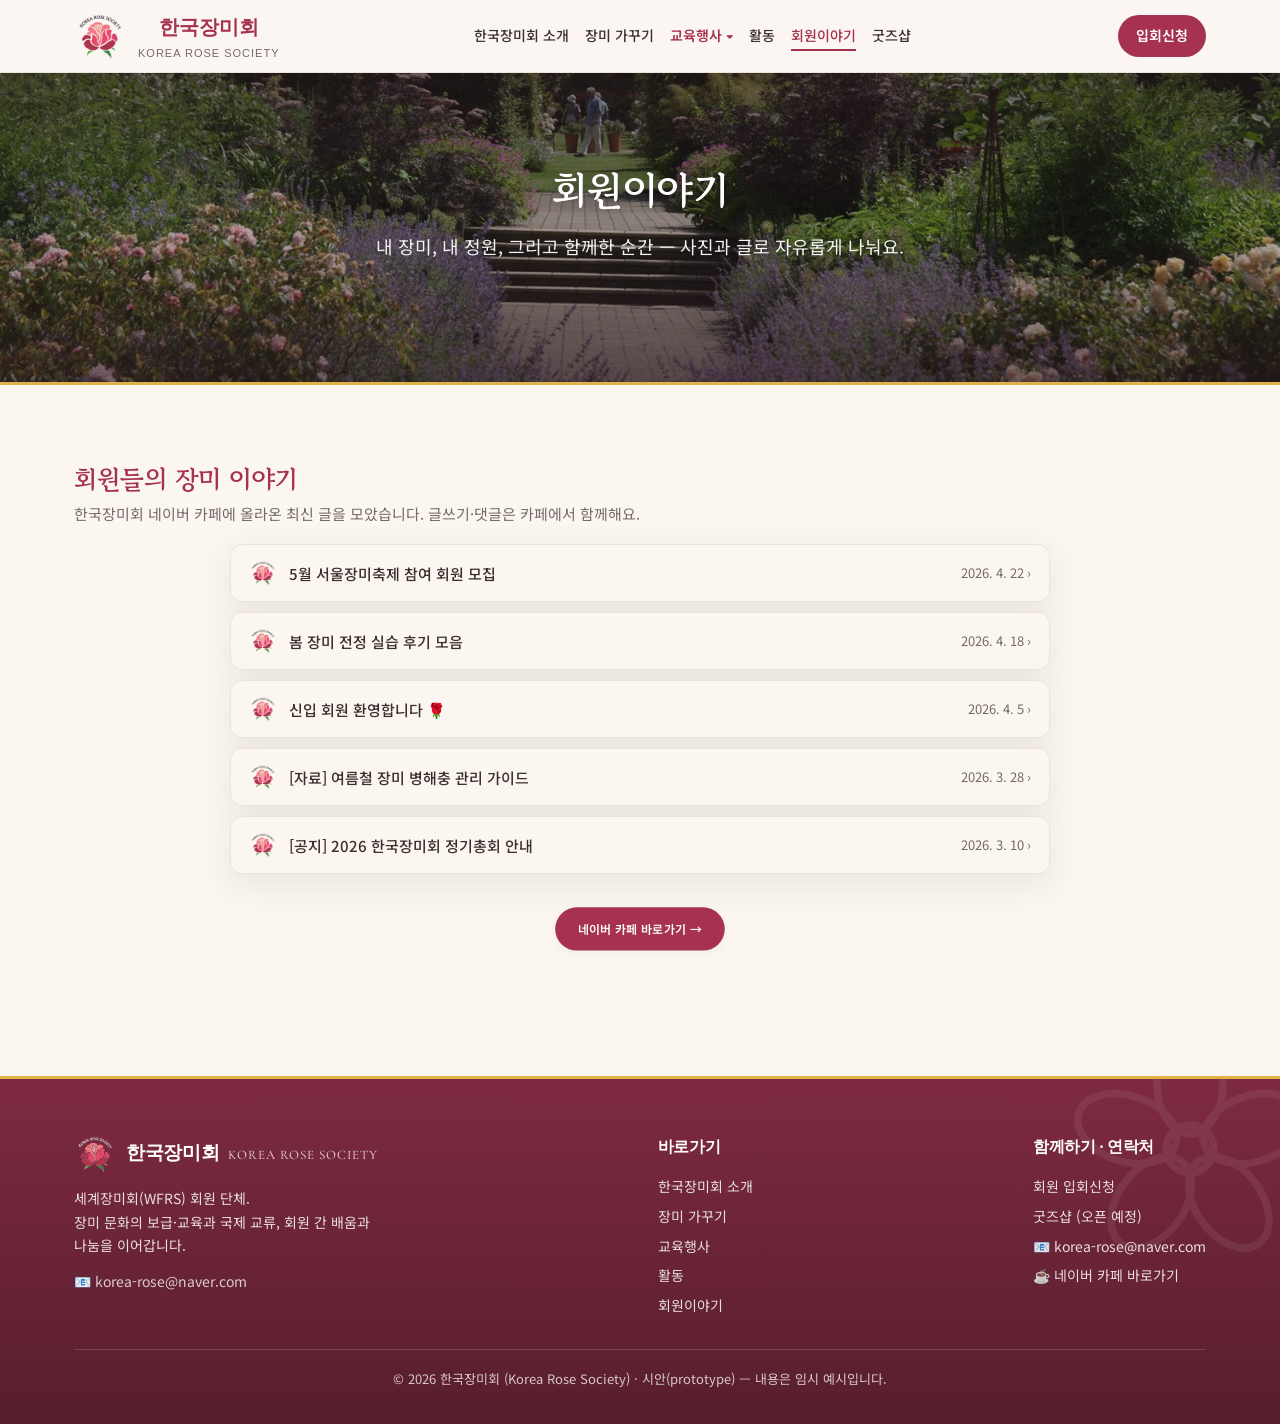
<file: stories.html>
<!DOCTYPE html>
<html lang="ko">
<head>
  <meta charset="UTF-8">
  <meta name="viewport" content="width=device-width, initial-scale=1.0">
  <title>회원이야기 | 한국장미회</title>
  <meta name="description" content="회원이야기 — 한국장미회 회원들이 직접 올린 장미 정원 사진과 재배 기록을 함께 나눕니다.">
  <link rel="stylesheet" href="css/style.css">
</head>
<body>

  <div id="site-header"></div>

  <main>

  <section class="hero page-hero photo-hero">
    <img class="hero-bg" src="images/garden/r45.jpg" alt="">
    <div class="container">
      <h1>회원이야기</h1>
      <p>내 장미, 내 정원, 그리고 함께한 순간 — 사진과 글로 자유롭게 나눠요.</p>
    </div>
  </section>

  <section class="section">
    <div class="container">

      <div class="board-head">
        <div>
          <h2>회원들의 장미 이야기</h2>
          <p>한국장미회 네이버 카페에 올라온 최신 글을 모았습니다. 글쓰기·댓글은 카페에서 함께해요.</p>
        </div>
      </div>

      <!-- 네이버 카페 최신글 -->
      <div class="cafe-list" id="cafe-list"></div>

      <!-- 카페 바로가기 (최신글 아래, 작게) -->
      <div style="text-align:center; margin-top:28px;">
        <a href="https://cafe.naver.com/korearose" target="_blank" rel="noopener" class="btn btn-primary" style="background:var(--rose-deep);color:#fff;display:inline-block;transform:scale(0.8);transform-origin:center;">네이버 카페 바로가기 →</a>
      </div>

    </div>
  </section>

  </main>

  <div id="site-footer"></div>

  <script src="js/config.js"></script>
  <script src="js/layout.js"></script>
  <script type="module" src="js/auth.js"></script>
  <script src="js/cafe.js"></script>
  <script>loadCafePosts("cafe-list", 20);</script>
</body>
</html>
</file>
<file: css/style.css>
/* ===== 한국장미회 홈페이지 시안 — 공통 스타일 ===== */
:root {
  /* ── 클래식 보타니컬 팔레트 (수채화 장미 배너 · 핑크 로고 기반) ── */
  --cream: #FBF7F0;          /* 페이지 배경 (아이보리) */
  --blush: #FBEDF0;          /* 연한 분홍 톤 */
  --rose-deep: #A6324F;      /* 제목·링크용 딥 로즈 */
  --rose: #D6336C;           /* 로고의 매혹 핑크 (포인트) */
  --rose-light: #F3DAE2;     /* 소프트 블러시 */
  --sage: #7C8C6B;           /* 잎 세이지 그린 */
  --sage-light: #AEB89E;
  --gold: #C69749;           /* 골드 헤어라인 */
  --gold-soft: #E0B24A;      /* 버터 골드 */
  --ink: #3A2E2E;            /* 딥 브라운 (본문) */
  --gray: #756A6A;           /* 보조 텍스트 */
  --line: #ECE3DA;           /* 따뜻한 구분선 */
  --shadow: 0 10px 34px rgba(58, 46, 46, 0.09);
  --shadow-sm: 0 2px 12px rgba(58, 46, 46, 0.06);
  /* 콘텐츠 영역 최대 폭 — 헤더·본문·푸터가 동일 기준선에 정렬되도록 한 곳에서 관리 */
  --container: 1180px;
  --container-pad: 24px;
  /* 5장 꽃잎 장미 라인아트 모티프 (딥 로즈) */
  --rose-motif: url("data:image/svg+xml,%3Csvg xmlns='http://www.w3.org/2000/svg' viewBox='0 0 100 100' fill='none' stroke='%23A6324F' stroke-width='2.5'%3E%3Ccircle cx='50' cy='50' r='8'/%3E%3Cellipse cx='50' cy='28' rx='11' ry='17'/%3E%3Cellipse cx='50' cy='28' rx='11' ry='17' transform='rotate(72 50 50)'/%3E%3Cellipse cx='50' cy='28' rx='11' ry='17' transform='rotate(144 50 50)'/%3E%3Cellipse cx='50' cy='28' rx='11' ry='17' transform='rotate(216 50 50)'/%3E%3Cellipse cx='50' cy='28' rx='11' ry='17' transform='rotate(288 50 50)'/%3E%3C/svg%3E");
  /* 흰색 버전 (컬러 배경 위) */
  --rose-motif-light: url("data:image/svg+xml,%3Csvg xmlns='http://www.w3.org/2000/svg' viewBox='0 0 100 100' fill='none' stroke='%23ffffff' stroke-width='2.5'%3E%3Ccircle cx='50' cy='50' r='8'/%3E%3Cellipse cx='50' cy='28' rx='11' ry='17'/%3E%3Cellipse cx='50' cy='28' rx='11' ry='17' transform='rotate(72 50 50)'/%3E%3Cellipse cx='50' cy='28' rx='11' ry='17' transform='rotate(144 50 50)'/%3E%3Cellipse cx='50' cy='28' rx='11' ry='17' transform='rotate(216 50 50)'/%3E%3Cellipse cx='50' cy='28' rx='11' ry='17' transform='rotate(288 50 50)'/%3E%3C/svg%3E");
}

* { box-sizing: border-box; margin: 0; padding: 0; }

body {
  font-family: "Noto Sans KR", "Pretendard", "Malgun Gothic", "맑은 고딕", sans-serif;
  color: var(--ink);
  background-color: var(--cream);
  line-height: 1.7;
  -webkit-font-smoothing: antialiased;
  position: relative;
}

h1, h2, h3, h4 { font-family: "Gowun Batang", "Nanum Myeongjo", "Batang", serif; font-weight: 700; letter-spacing: -0.3px; }
.brand .name small, .topbar-org { font-family: "Cormorant Garamond", serif; }

a { color: inherit; text-decoration: none; }
img { max-width: 100%; display: block; }
.container { max-width: var(--container); margin: 0 auto; padding: 0 var(--container-pad); }

/* ===== 헤더 / 내비게이션 ===== */
.site-header {
  position: sticky; top: 0; z-index: 50;
  background: rgba(251, 246, 242, 0.92);
  backdrop-filter: blur(8px);
  border-bottom: 1px solid var(--line);
}
.nav {
  display: flex; align-items: center; justify-content: space-between;
  height: 72px; flex-wrap: nowrap; gap: 14px;
}
/* 헤더 내비도 공통 컨테이너 폭(--container)을 그대로 사용해 본문·푸터와 좌우 기준선을 맞춤 */
.brand { display: flex; align-items: center; gap: 12px; flex: 0 0 auto; }
.brand .logo {
  width: 52px; height: 52px; display: grid; place-items: center;
}
.brand .logo img { width: 100%; height: 100%; object-fit: contain; }
.brand .name { font-family: "Nanum Myeongjo", serif; font-size: 20px; font-weight: 700; color: var(--rose-deep); text-align: center; }
.brand .name small { display: block; font-family: sans-serif; font-size: 11px; color: var(--gray); letter-spacing: 1px; font-weight: 400; }
.menu {
  display: flex; gap: 16px; list-style: none; font-size: 14px; font-weight: 500;
  flex: 1 1 auto; min-width: 0; justify-content: center;
  flex-wrap: nowrap; white-space: nowrap;
}
.menu li { flex: 0 0 auto; }
.menu a { white-space: nowrap; }
.menu a:hover { color: var(--rose-deep); }
.menu a.active { color: var(--rose-deep); border-bottom: 2px solid var(--rose-deep); padding-bottom: 4px; }
.nav-cta {
  background: var(--rose-deep); color: #fff; padding: 9px 18px;
  border-radius: 999px; font-size: 14px; font-weight: 600;
}
.nav-cta:hover { background: var(--rose); }

/* ===== 히어로 ===== */
.hero {
  background: linear-gradient(135deg, var(--rose-deep), var(--rose) 70%, var(--gold));
  color: #fff; padding: 84px 0; text-align: center; position: relative; overflow: hidden;
}
/* 메인 대문(홈) — 네이버 카페 대문 배너 이미지를 그대로 노출 */
.hero-banner { line-height: 0; background: var(--cream); border-bottom: 3px solid var(--gold-soft); }
.hero-banner img { width: 100%; display: block; }
.hero-intro { background: linear-gradient(180deg, var(--blush), var(--cream) 60%); text-align: center; padding: 40px 0 10px; }
.hero-tag { font-family: "Gowun Batang", "Nanum Myeongjo", serif; font-size: 30px; font-weight: 700; color: var(--rose-deep); margin-bottom: 10px; letter-spacing: -0.3px; }
.hero-desc { color: var(--gray); max-width: 640px; margin: 0 auto 22px; font-size: 16px; }
.hero-intro .btns { display: flex; gap: 12px; justify-content: center; flex-wrap: wrap; }
.hero-contact { margin-top: 18px; font-size: 14px; color: var(--gray); }
.hero-contact a { color: var(--rose-deep); text-decoration: underline; }
.hero::after {
  content: ""; position: absolute; width: 360px; height: 360px; right: -70px; bottom: -100px;
  background: var(--rose-motif-light) center / contain no-repeat; opacity: 0.12;
}
.hero-logo {
  width: 120px; height: 120px; margin: 0 auto 22px; background: #fff; border-radius: 50%;
  display: grid; place-items: center; overflow: hidden; box-shadow: 0 8px 26px rgba(0,0,0,0.18);
}
.hero-logo img { width: 86%; height: 86%; object-fit: contain; }
.hero h1 { font-size: 46px; margin-bottom: 16px; line-height: 1.25; }
.hero p { font-size: 18px; opacity: 0.94; max-width: 640px; margin: 0 auto 28px; }
.hero .btns { display: flex; gap: 14px; justify-content: center; flex-wrap: wrap; }
.btn {
  display: inline-block; padding: 14px 28px; border-radius: 999px;
  font-weight: 600; font-size: 15px; letter-spacing: .2px;
  box-shadow: var(--shadow-sm);
  transition: transform .15s, box-shadow .15s, background .15s;
}
.btn:hover { transform: translateY(-2px); box-shadow: var(--shadow); }
.btn-primary { background: #fff; color: var(--rose-deep); }
.btn-ghost { background: rgba(255,255,255,0.15); color: #fff; border: 1px solid rgba(255,255,255,0.5); }

/* ===== 섹션 공통 ===== */
.section { padding: 72px 0; }
.section-alt { background: #fff; }
.section-title { text-align: center; margin-bottom: 30px; font-size: 33px; color: var(--rose-deep); position: relative; }
.section-title::after {
  content: ""; display: block; width: 46px; height: 22px; margin: 14px auto 0;
  background: var(--rose-motif) center / contain no-repeat; opacity: 0.55;
}
.section-sub { text-align: center; color: var(--gray); margin: -16px auto 44px; max-width: 640px; }

/* ===== 위원회 카드 ===== */
.cards { display: grid; grid-template-columns: repeat(3, 1fr); gap: 22px; }
.cards.cards-4 { grid-template-columns: repeat(4, 1fr); }
.card {
  background: #fff; border: 1px solid var(--line); border-radius: 16px;
  padding: 30px 28px; box-shadow: var(--shadow-sm);
  position: relative; overflow: hidden;
  transition: transform .2s, box-shadow .2s, border-color .2s;
}
.card::before {
  content: ""; position: absolute; top: 0; left: 26px; right: 26px; height: 3px;
  background: linear-gradient(90deg, var(--rose), var(--gold-soft));
  opacity: 0; transition: opacity .2s;
}
.card:hover { transform: translateY(-5px); box-shadow: var(--shadow); border-color: var(--rose-light); }
.card:hover::before { opacity: .95; }
.card .ic { font-size: 30px; margin-bottom: 10px; }
/* 카드 상단 사진 (이모지 아이콘 대체) — 카드 가장자리까지 꽉 차게 */
.card .card-img {
  height: 168px; margin: -30px -28px 18px;
  background: var(--rose-light) center / cover no-repeat;
  border-bottom: 1px solid var(--line);
}
.card h3 { color: var(--rose-deep); margin-bottom: 8px; font-size: 19px; }
.card p { color: var(--gray); font-size: 15px; }
.card ul { list-style: none; margin-top: 12px; font-size: 14px; }
.card li { padding: 4px 0; border-top: 1px dashed var(--line); }

/* ===== 이벤트 카드 (자동 생성) ===== */
.event-grid { display: grid; grid-template-columns: repeat(3, 1fr); gap: 24px; }
.event-card {
  background: #fff; border-radius: 16px; overflow: hidden;
  box-shadow: var(--shadow-sm); border: 1px solid var(--line);
  transition: transform .18s, box-shadow .18s, border-color .18s;
}
.event-card:hover { transform: translateY(-5px); box-shadow: var(--shadow); border-color: var(--rose-light); }
.event-thumb {
  height: 180px; display: grid; place-items: center; font-size: 50px; color: #fff;
  background: linear-gradient(135deg, var(--sage), var(--rose-deep) 92%);
  position: relative;
}
.event-thumb::after {
  content: ""; position: absolute; inset: 0;
  background: var(--rose-motif-light) center / 120px no-repeat; opacity: 0.14;
}
.event-body { padding: 18px 20px 22px; }
.event-tag {
  display: inline-block; font-size: 12px; font-weight: 600; color: var(--rose-deep);
  background: var(--rose-light); padding: 3px 10px; border-radius: 999px; margin-bottom: 10px;
}
.event-body h3 { font-size: 18px; margin-bottom: 6px; }
.event-date { color: var(--gray); font-size: 14px; }
.event-card.has-detail { cursor: pointer; }
.event-summary { color: var(--ink); font-size: 14px; margin-top: 8px; line-height: 1.55; }
.event-more { display: inline-block; margin-top: 12px; color: var(--rose-deep); font-weight: 600; font-size: 13px; }
.event-card.has-detail:hover .event-more { text-decoration: underline; }

/* ===== 폼 (입회신청) ===== */
.form-wrap { max-width: 640px; margin: 0 auto; background: #fff; padding: 40px; border-radius: 16px; box-shadow: var(--shadow); }
.field { margin-bottom: 20px; }
.field label { display: block; font-weight: 600; margin-bottom: 6px; font-size: 15px; }
.field input, .field select, .field textarea {
  width: 100%; padding: 12px 14px; border: 1px solid var(--line); border-radius: 10px;
  font-size: 15px; font-family: inherit; background: var(--cream);
}
.field textarea { min-height: 110px; resize: vertical; }
.form-note { font-size: 13px; color: var(--gray); margin-top: 6px; }

/* ===== 푸터 ===== */
.footer { background: linear-gradient(180deg, #7E2A40, #571E2E); color: #fff; padding: 54px 0 34px; margin-top: 48px; border-top: 3px solid var(--gold-soft); position: relative; overflow: hidden; }
.footer::after { content: ""; position: absolute; width: 300px; height: 300px; right: -60px; top: -80px; background: var(--rose-motif-light) center / contain no-repeat; opacity: 0.07; pointer-events: none; }
.footer .cols { display: flex; justify-content: space-between; gap: 30px; flex-wrap: wrap; }
.footer h4 { font-family: serif; margin-bottom: 12px; }
/* 푸터 브랜드 잠금(로고 + 한국장미회 + 영문명) — 헤더 브랜드와 동일한 위계 */
.footer-brand { display: flex; align-items: center; gap: 10px; }
.footer-logo { width: 42px; height: 42px; object-fit: contain; flex: 0 0 auto; }
.footer-brand-name { font-family: "Nanum Myeongjo", serif; font-size: 19px; font-weight: 700; line-height: 1.2; color: #fff; }
.footer-brand-name small { display: inline; margin-left: 8px; font-family: "Cormorant Garamond", serif; font-size: 13px; font-weight: 400; letter-spacing: 1px; color: #fff; opacity: 0.85; }
.footer a { opacity: 0.85; font-size: 14px; display: block; padding: 3px 0; }
.footer a:hover { opacity: 1; }
.footer .copy { border-top: 1px solid rgba(255,255,255,0.2); margin-top: 28px; padding-top: 18px; font-size: 13px; opacity: 0.75; text-align: center; }

/* 앵커 이동 시 고정 헤더 아래로 위치하도록 여백 */
section[id], [id].section { scroll-margin-top: 120px; }

/* ===== 섹션 콘텐츠 보드 (날짜별 자료·이미지·텍스트) ===== */
.content-label { color: var(--rose-deep); font-size: 24px; }
.content-sub { color: var(--gray); font-size: 14px; }
.content-list { display: flex; flex-direction: column; gap: 16px; }
.content-grid { display: grid; grid-template-columns: repeat(3, 1fr); gap: 18px; }
.content-card {
  background: #fff; border: 1px solid var(--line); border-radius: 14px; padding: 20px 22px;
  box-shadow: var(--shadow); position: relative;
}
.content-grid .content-card { padding: 0; overflow: hidden; }
.content-date {
  display: inline-block; font-size: 12px; font-weight: 700; color: var(--rose-deep);
  background: var(--rose-light); padding: 3px 10px; border-radius: 999px; margin-bottom: 10px;
}
.content-grid .content-date { position: absolute; top: 12px; left: 12px; z-index: 2; background: rgba(255,255,255,.9); }
.content-img {
  width: 100%; height: 220px; border-radius: 10px; background: var(--cream) center/cover no-repeat;
  margin-bottom: 12px;
}
.content-grid .content-img { height: 180px; border-radius: 0; margin-bottom: 0; }
.content-card h3 { color: var(--ink); font-size: 19px; margin-bottom: 8px; }
.content-grid .content-card h3 { font-size: 16px; padding: 0 16px; }
.content-body { color: var(--gray); font-size: 15px; line-height: 1.7; white-space: pre-wrap; }
.content-grid .content-body { padding: 0 16px; font-size: 14px; }
.content-meta { color: var(--gray); font-size: 13px; margin-top: 10px; }
.content-grid .content-meta { padding: 0 16px 14px; }
.content-actions { margin-top: 12px; }
.content-grid .content-actions { padding: 0 16px 14px; }
.content-empty { color: var(--gray); text-align: center; padding: 28px; }

/* ===== 네이버 카페 최신글 ===== */
.cafe-list { max-width: 820px; margin: 0 auto; display: flex; flex-direction: column; gap: 10px; }
.cafe-item {
  display: flex; align-items: center; gap: 12px; background: var(--cream);
  border: 1px solid var(--line); border-radius: 12px; padding: 14px 18px;
  box-shadow: var(--shadow); transition: transform .15s, border-color .15s;
}
.cafe-item:hover { transform: translateX(4px); border-color: var(--rose-light); }
.cafe-logo { flex: 0 0 auto; width: 28px; height: 28px; object-fit: contain; }
.cafe-title { flex: 1 1 auto; color: var(--ink); font-size: 15px; font-weight: 500; overflow: hidden; text-overflow: ellipsis; white-space: nowrap; }
.cafe-date { flex: 0 0 auto; color: var(--gray); font-size: 13px; }

/* ===== 최상단 연락처 바 ===== */
.topbar { background: var(--rose-deep); color: #fff; font-size: 13px; }
.topbar-inner { display: flex; align-items: center; justify-content: space-between; height: 38px; gap: 12px; }
.topbar-org { opacity: .9; font-weight: 600; letter-spacing: .3px; }
.topbar-links { display: flex; gap: 18px; }
.topbar-links a { color: #fff; opacity: .92; }
.topbar-links a:hover { opacity: 1; text-decoration: underline; }

/* ===== 내비 우측(로그인 슬롯 + CTA) ===== */
.nav-right { display: flex; align-items: center; gap: 12px; flex: 0 0 auto; white-space: nowrap; }
.auth-slot { font-size: 14px; }
.auth-link { color: var(--rose-deep); font-weight: 600; }
.auth-link:hover { text-decoration: underline; }
.auth-name { color: var(--gray); font-size: 14px; }
.nav-toggle {
  display: none; background: none; border: none; font-size: 26px;
  color: var(--rose-deep); cursor: pointer; line-height: 1;
}

/* ===== 공용 안내 박스 ===== */
.notice {
  background: #fff; border: 1px solid var(--line); border-left: 4px solid var(--rose-light);
  border-radius: 10px; padding: 14px 18px; margin: 0 0 20px; font-size: 15px; color: var(--gray);
}
.notice a { color: var(--rose-deep); }
.notice-ok { border-left-color: #4a9d5b; }
.notice-warn { border-left-color: #d08a2e; }
.notice code { background: var(--cream); padding: 2px 6px; border-radius: 5px; font-size: 13px; }

/* ===== 페이지 히어로(서브) — 라이트 보타니컬 ===== */
.page-hero {
  padding: 66px 0 !important;
  background: linear-gradient(160deg, var(--blush), var(--cream) 78%) !important;
  color: var(--ink);
  border-bottom: 1px solid var(--line);
}
.page-hero h1 { font-size: 40px; color: var(--rose-deep); }
.page-hero p { color: var(--gray); opacity: 1; }
.page-hero::after { background: var(--rose-motif) center / contain no-repeat; opacity: 0.07; }

/* 사진형 페이지 히어로 — 풀 너비 장미 사진 + 어두운 그라데이션 + 흰 글자 */
.page-hero.photo-hero {
  padding: 92px 0 !important;
  background: #2a161c !important;
  color: #fff;
  border-bottom: 3px solid var(--gold-soft);
  overflow: hidden;
}
.page-hero.photo-hero .hero-bg {
  position: absolute; inset: 0; width: 100%; height: 100%; z-index: 0;
  object-fit: cover; object-position: center 42%;
}
.page-hero.photo-hero::after {
  content: ""; position: absolute; inset: 0; width: auto; height: auto; z-index: 1;
  background: linear-gradient(180deg, rgba(40,22,28,0.58), rgba(40,22,28,0.32) 48%, rgba(40,22,28,0.66));
  opacity: 1;
}
.page-hero.photo-hero .container { position: relative; z-index: 2; }
.page-hero.photo-hero h1 { color: #fff; text-shadow: 0 2px 16px rgba(0,0,0,0.45); }
.page-hero.photo-hero p { color: rgba(255,255,255,0.94); }

/* ===== 본문 섹션 보조 ===== */
.lead { font-size: 17px; color: var(--gray); max-width: 760px; margin: 0 auto 8px; text-align: center; }
.prose { max-width: 820px; margin: 0 auto; }
.prose h3 { color: var(--rose-deep); margin: 28px 0 10px; font-size: 21px; }
.prose p { margin-bottom: 14px; }
.prose ul { margin: 0 0 16px 20px; }
.prose li { margin-bottom: 6px; }

/* ===== 연혁 타임라인 ===== */
.timeline { max-width: 760px; margin: 0 auto; border-left: 2px solid var(--rose-light); padding-left: 26px; }
.tl-item { position: relative; padding-bottom: 26px; }
.tl-item::before {
  content: ""; position: absolute; left: -34px; top: 4px; width: 14px; height: 14px;
  background: var(--rose-deep); border-radius: 50%; border: 3px solid var(--cream);
}
.tl-year { font-family: serif; font-weight: 700; color: var(--rose-deep); font-size: 18px; }
.tl-text { color: var(--gray); font-size: 15px; }

/* ===== 조직도 ===== */
.org-grid { display: grid; grid-template-columns: repeat(3, 1fr); gap: 16px; margin-top: 12px; }
.org-box {
  background: var(--cream); border: 1px solid var(--line); border-radius: 14px; padding: 20px;
  text-align: center; box-shadow: var(--shadow);
}
.org-box .role { font-size: 26px; margin-bottom: 8px; }
.org-box h4 { color: var(--rose-deep); font-family: serif; font-size: 17px; margin-bottom: 6px; }
.org-box p { color: var(--gray); font-size: 14px; }

/* ===== 연간 운영계획(캘린더) ===== */
.plan-grid { display: grid; grid-template-columns: repeat(2, 1fr); gap: 14px; max-width: 860px; margin: 0 auto; }
.plan-item {
  display: flex; align-items: center; gap: 14px; background: #fff;
  border: 1px solid var(--line); border-radius: 12px; padding: 14px 18px; box-shadow: var(--shadow);
}
.plan-month {
  flex: 0 0 64px; font-weight: 700; color: var(--rose-deep); font-family: serif; font-size: 16px;
}
.plan-emoji { font-size: 22px; }
.plan-title { color: var(--ink); font-size: 15px; }

/* ===== 스토리: 게시판 머리글 + 폼 ===== */
.board-head { display: flex; align-items: flex-end; justify-content: space-between; gap: 16px; margin-bottom: 18px; flex-wrap: wrap; }
.board-head h2 { color: var(--rose-deep); font-size: 26px; }
.board-head p { color: var(--gray); font-size: 15px; }
#story-form { margin-bottom: 28px; }
.image-drop {
  width: 100%; height: 180px; border: 2px dashed var(--line); border-radius: 12px;
  background: var(--cream) center/cover no-repeat; display: grid; place-items: center;
  color: var(--gray); font-size: 14px; cursor: pointer; margin-top: 6px;
}
.image-preview.has-image { border-style: solid; color: transparent; }
.form-row { display: flex; gap: 12px; flex-wrap: wrap; }
.form-row .field { flex: 1; min-width: 180px; }
.cancel-btn { background: none; border: 1px solid var(--line); color: var(--gray); border-radius: 999px; padding: 13px 22px; cursor: pointer; font-weight: 600; }

/* 스토리/상품 카드 클릭 표시 */
.story-card { cursor: pointer; }
.story-snippet { color: var(--gray); font-size: 14px; margin: 4px 0 10px; min-height: 38px; }

/* ===== 상세 모달 ===== */
.modal {
  position: fixed; inset: 0; background: rgba(46,35,38,0.55); display: none;
  align-items: center; justify-content: center; z-index: 100; padding: 20px;
}
.modal.open { display: flex; }
.modal-card {
  background: #fff; border-radius: 18px; max-width: 620px; width: 100%; max-height: 88vh;
  overflow: auto; position: relative; box-shadow: 0 20px 60px rgba(0,0,0,.3);
}
.modal-close {
  position: absolute; top: 12px; right: 14px; background: rgba(255,255,255,.85); border: none;
  width: 36px; height: 36px; border-radius: 50%; font-size: 16px; cursor: pointer; color: var(--ink); z-index: 2;
}
.modal-body { padding: 0 0 28px; }
.modal-img { width: 100%; max-height: 360px; object-fit: cover; border-radius: 18px 18px 0 0; }
.modal-body .event-tag { margin: 22px 28px 0; }
.modal-body h2 { color: var(--rose-deep); margin: 10px 28px 4px; font-size: 24px; }
.modal-meta { color: var(--gray); font-size: 14px; margin: 0 28px 16px; }
.modal-text { margin: 0 28px; line-height: 1.75; color: var(--ink); }
.modal-actions { margin: 22px 28px 0; }

/* ===== 갤러리(라이트박스) ===== */
.gallery-grid { display: grid; grid-template-columns: repeat(3, 1fr); gap: 14px; }
.gallery-item {
  position: relative; aspect-ratio: 4/3; border-radius: 14px; overflow: hidden; cursor: pointer;
  background: linear-gradient(135deg, var(--rose), var(--rose-deep)); box-shadow: var(--shadow);
}
.gallery-item img { width: 100%; height: 100%; object-fit: cover; transition: transform .3s; }
.gallery-item:hover img { transform: scale(1.06); }
.gallery-cap {
  position: absolute; left: 0; right: 0; bottom: 0; padding: 18px 14px 10px; color: #fff; font-size: 13px;
  background: linear-gradient(transparent, rgba(0,0,0,.55));
}
.gallery-emoji { position: absolute; inset: 0; display: grid; place-items: center; font-size: 56px; color: #fff; }

/* ===== 굿즈샵 ===== */
.product-price { color: var(--rose-deep); font-weight: 700; font-size: 17px; margin: 4px 0 12px; }
.product-btn { width: 100%; opacity: .6; cursor: not-allowed; border-color: var(--line); color: var(--gray); }
.shop-banner {
  background: linear-gradient(135deg, var(--gold), var(--rose)); color: #fff; text-align: center;
  border-radius: 16px; padding: 22px; margin-bottom: 32px; font-size: 16px;
}
.shop-banner b { font-size: 18px; }

/* ===== 로그인/회원가입 탭 ===== */
.auth-tabs { display: flex; gap: 8px; margin-bottom: 22px; }
.auth-tab {
  flex: 1; padding: 12px; border: 1px solid var(--line); background: var(--cream); border-radius: 10px;
  font-weight: 600; cursor: pointer; color: var(--gray);
}
.auth-tab.active { background: var(--rose-deep); color: #fff; border-color: var(--rose-deep); }

/* ===== 회원 전용 드롭다운 ===== */
.nav-dd { position: relative; }
.nav-dd > .menu-link { cursor: pointer; color: var(--rose-deep); font-weight: 600; }
.dd-list {
  display: none; position: absolute; top: 32px; right: 0; min-width: 170px; list-style: none;
  background: #fff; border: 1px solid var(--line); border-radius: 12px; box-shadow: var(--shadow);
  padding: 8px; z-index: 60;
}
.nav-dd.open .dd-list { display: block; }
.dd-list li { padding: 0; }
.dd-list a { display: block; padding: 9px 12px; border-radius: 8px; font-size: 14px; }
.dd-list a:hover { background: var(--cream); color: var(--rose-deep); }

/* 등급 배지 */
.role-badge {
  display: inline-block; font-size: 12px; font-weight: 700; padding: 3px 10px; border-radius: 999px;
  background: var(--rose-light); color: var(--rose-deep); margin-left: 6px;
}

/* ===== 데이터 테이블(회원관리) ===== */
.table-wrap { overflow-x: auto; background: #fff; border: 1px solid var(--line); border-radius: 14px; box-shadow: var(--shadow); }
table.data-table { width: 100%; border-collapse: collapse; font-size: 14px; min-width: 720px; }
.data-table th, .data-table td { padding: 12px 14px; text-align: left; border-bottom: 1px solid var(--line); white-space: nowrap; }
.data-table th { background: var(--cream); color: var(--rose-deep); font-weight: 700; }
.data-table tr:hover td { background: #fffafa; }
.fee-yes { color: #2e8b57; font-weight: 600; }
.fee-no { color: #c0392b; font-weight: 600; }
.row-btn { border: none; background: none; cursor: pointer; color: var(--rose-deep); font-size: 13px; padding: 2px 6px; }
.row-btn.del { color: #c0392b; }

/* ===== 위원회 게시판 / 명단 ===== */
.roster { display: grid; grid-template-columns: repeat(auto-fit, minmax(130px, 1fr)); gap: 12px; margin-bottom: 28px; }
.roster .org-box { padding: 16px; }
.post-list { display: flex; flex-direction: column; gap: 12px; }
.post-item { background: #fff; border: 1px solid var(--line); border-left: 4px solid var(--rose); border-radius: 12px; padding: 16px 18px; box-shadow: var(--shadow); }
.post-item h4 { color: var(--rose-deep); font-size: 17px; margin-bottom: 4px; font-family: serif; }
.post-meta { color: var(--gray); font-size: 13px; margin-bottom: 8px; }
.post-body { font-size: 15px; color: var(--ink); white-space: pre-wrap; }
.post-del { float: right; border: none; background: none; color: #c0392b; cursor: pointer; font-size: 13px; }

/* 위원회 첨부 (문서·이미지) */
.att-wrap { display: flex; flex-wrap: wrap; gap: 10px; margin-top: 14px; }
.att-img { display: block; width: 118px; height: 118px; border-radius: 10px; overflow: hidden; border: 1px solid var(--line); }
.att-img img { width: 100%; height: 100%; object-fit: cover; transition: transform .2s; }
.att-img:hover img { transform: scale(1.06); }
.att-file {
  display: inline-flex; align-items: center; gap: 7px; background: var(--cream);
  border: 1px solid var(--line); border-radius: 9px; padding: 9px 14px; font-size: 14px;
  color: var(--rose-deep); font-weight: 600; max-width: 280px;
  overflow: hidden; text-overflow: ellipsis; white-space: nowrap;
}
.att-file:hover { background: #fff; border-color: var(--rose-light); }

/* ===== Q&A 챗봇 ===== */
.qna-wrap { max-width: 760px; margin: 0 auto; }
.chat-box {
  background: #fff; border: 1px solid var(--line); border-radius: 16px; box-shadow: var(--shadow);
  padding: 20px; min-height: 320px; max-height: 520px; overflow-y: auto; display: flex; flex-direction: column; gap: 12px;
}
.chat-msg { max-width: 80%; padding: 12px 16px; border-radius: 16px; font-size: 15px; line-height: 1.6; }
.chat-bot { align-self: flex-start; background: var(--cream); border: 1px solid var(--line); border-bottom-left-radius: 4px; }
.chat-user { align-self: flex-end; background: var(--rose-deep); color: #fff; border-bottom-right-radius: 4px; }
.chat-bot a { color: var(--rose-deep); font-weight: 600; }
.chat-form { display: flex; gap: 10px; margin-top: 16px; }
.chat-form input { flex: 1; padding: 13px 16px; border: 1px solid var(--line); border-radius: 999px; font-size: 15px; font-family: inherit; }
.chat-send { background: var(--rose-deep); color: #fff; border: none; border-radius: 999px; padding: 0 24px; font-weight: 600; cursor: pointer; }
.chip-row { display: flex; flex-wrap: wrap; gap: 8px; margin-top: 16px; }
.chip { background: #fff; border: 1px solid var(--rose-light); color: var(--rose-deep); border-radius: 999px; padding: 8px 14px; font-size: 13px; cursor: pointer; }
.chip:hover { background: var(--rose-light); }

/* ===== 메인: 풀 너비 히어로 ===== */
.hero-full {
  position: relative;
  min-height: 74vh;
  display: flex;
  align-items: center;
  background: var(--ink) url("../images/garden/hero.jpg") center 38% / cover no-repeat;
  border-bottom: 3px solid var(--gold-soft);
}
.hero-overlay {
  position: absolute; inset: 0;
  background: linear-gradient(100deg, rgba(40,22,28,0.78) 0%, rgba(40,22,28,0.45) 42%, rgba(40,22,28,0.12) 75%);
}
.hero-content { position: relative; color: #fff; padding: 60px var(--container-pad); max-width: var(--container); margin: 0 auto; width: 100%; }
.hero-eyebrow {
  font-family: "Cormorant Garamond", serif; letter-spacing: 3px; font-size: 15px;
  text-transform: uppercase; opacity: 0.92; margin-bottom: 14px;
}
.hero-title {
  font-family: "Gowun Batang", "Nanum Myeongjo", serif; font-weight: 700;
  font-size: 52px; line-height: 1.18; margin-bottom: 20px;
  text-shadow: 0 2px 20px rgba(0,0,0,0.35);
}
.hero-lead { max-width: 540px; font-size: 17px; line-height: 1.75; opacity: 0.95; margin-bottom: 30px; }
.hero-actions { display: flex; gap: 12px; flex-wrap: wrap; }
.hero-contact { margin-top: 22px; font-size: 14px; opacity: 0.9; }
.hero-contact a { color: #fff; text-decoration: underline; }

/* 버튼 변형 */
.btn-rose { background: var(--rose-deep); color: #fff; }
.btn-rose:hover { background: var(--rose); }
.btn-line-light { background: rgba(255,255,255,0.12); color: #fff; border: 1px solid rgba(255,255,255,0.65); }
.btn-line-light:hover { background: rgba(255,255,255,0.22); }
.btn-rose-outline { background: #fff; color: var(--rose-deep); border: 1px solid var(--rose-light); }
.btn-rose-outline:hover { background: var(--blush); border-color: var(--rose); }

/* 공통: 키커 / 텍스트링크 / 작은 섹션 제목 */
.kicker {
  font-family: "Cormorant Garamond", serif; letter-spacing: 2.5px; text-transform: uppercase;
  color: var(--rose); font-size: 14px; font-weight: 600; margin-bottom: 8px;
}
.text-link { color: var(--rose-deep); font-weight: 600; border-bottom: 1px solid var(--rose-light); padding-bottom: 2px; }
.text-link:hover { color: var(--rose); border-color: var(--rose); }
.section-title-sm {
  text-align: center; font-size: 22px; color: var(--rose-deep); margin-bottom: 22px;
}

/* ===== 오늘의 이야기 (좌 라벨 + 사진 카드 3장) ===== */
.story-grid { display: grid; grid-template-columns: 0.8fr 2.2fr; gap: 40px; align-items: center; }
.story-intro h2 { font-size: 34px; color: var(--rose-deep); margin-bottom: 14px; }
.story-intro p { color: var(--gray); font-size: 15px; margin-bottom: 18px; }
.story-cards { display: grid; grid-template-columns: repeat(3, 1fr); gap: 22px; }
.photo-card {
  display: block; background: #fff; border: 1px solid var(--line); border-radius: 16px;
  overflow: hidden; box-shadow: var(--shadow-sm);
  transition: transform .2s, box-shadow .2s, border-color .2s;
}
.photo-card:hover { transform: translateY(-6px); box-shadow: var(--shadow); border-color: var(--rose-light); }
.photo-card-img { height: 180px; background: var(--rose-light) center / cover no-repeat; }
.photo-card-body { padding: 18px 20px 22px; }
.photo-card-body .tag {
  display: inline-block; font-size: 12px; font-weight: 700; color: var(--rose-deep);
  background: var(--blush); padding: 3px 10px; border-radius: 999px; margin-bottom: 10px;
}
.photo-card-body h3 { color: var(--ink); font-size: 18px; margin-bottom: 6px; }
.photo-card-body p { color: var(--gray); font-size: 14px; }

/* ===== 우리가 하는 일 (라인아트 아이콘 5칼럼) ===== */
.work-section { background: var(--blush); position: relative; }
.work-icons { display: grid; grid-template-columns: repeat(5, 1fr); gap: 20px; }
.work-item { text-align: center; padding: 8px; }
.work-ic {
  display: grid; place-items: center; width: 76px; height: 76px; margin: 0 auto 14px;
  border-radius: 50%; background: #fff; color: var(--rose); box-shadow: var(--shadow-sm);
  border: 1px solid var(--rose-light);
}
.work-ic svg { width: 40px; height: 40px; }
.work-item h3 { font-size: 17px; color: var(--rose-deep); margin-bottom: 6px; }
.work-item p { font-size: 13.5px; color: var(--gray); line-height: 1.6; }

/* ===== 풀 너비 사진 밴드 ===== */
.photo-band { display: grid; grid-template-columns: repeat(4, 1fr); gap: 0; }
.photo-band-item {
  height: 300px; background: var(--rose-light) center / cover no-repeat;
  transition: transform .4s;
}
.photo-band-item:hover { transform: scale(1.04); }

/* ===== 카페 최신글 섹션(컴팩트) ===== */
.cafe-section { padding: 48px 0; background: #fff; }

/* ===== 하단 CTA (2단: 텍스트 + 사진) ===== */
.cta-band {
  background: linear-gradient(160deg, var(--blush), var(--cream));
  padding: clamp(56px, 8vw, 88px) 0;
  text-align: center;
}
.cta-band h2 { font-size: 34px; color: var(--rose-deep); line-height: 1.3; margin-bottom: 16px; }
.cta-band p { color: var(--gray); font-size: 16px; margin: 0 auto 26px; max-width: 420px; }

/* ===== 반응형 ===== */
@media (max-width: 1080px) {
  .topbar-org { display: none; }
  .topbar-inner { justify-content: center; }
  .topbar-links { gap: 14px; }
  .nav-toggle { display: block; order: 3; }
  .dd-list { position: static; box-shadow: none; border: none; padding: 0 0 0 12px; }
  .nav-dd > .menu-link::after { content: ""; }
  .menu {
    display: none; position: absolute; top: 72px; left: 0; right: 0; flex-direction: column;
    background: var(--cream); border-bottom: 1px solid var(--line); padding: 8px 24px 16px; gap: 0;
  }
  .menu.open { display: flex; }
  .menu li { padding: 10px 0; border-top: 1px solid var(--line); }
  .nav { flex-wrap: wrap; }
  .nav-right { gap: 10px; }
  .cards, .event-grid, .org-grid, .plan-grid { grid-template-columns: 1fr; }
  .cards.cards-4 { grid-template-columns: repeat(2, 1fr); }
  .gallery-grid, .content-grid { grid-template-columns: repeat(2, 1fr); }
  .hero h1 { font-size: 32px; }

  /* 메인 재구성 컴포넌트 */
  .hero-title { font-size: 40px; }
  .story-grid { grid-template-columns: 1fr; gap: 26px; }
  .work-icons { grid-template-columns: repeat(3, 1fr); gap: 26px 16px; }
  .photo-band { grid-template-columns: repeat(2, 1fr); }
  .photo-band-item { height: 220px; }
}

@media (max-width: 640px) {
  .hero-full { min-height: 66vh; }
  .hero-title { font-size: 32px; }
  .hero-lead { font-size: 15px; }
  .story-cards { grid-template-columns: 1fr; }
  .work-icons { grid-template-columns: repeat(2, 1fr); }
  .photo-band-item { height: 170px; }
}
</file>
